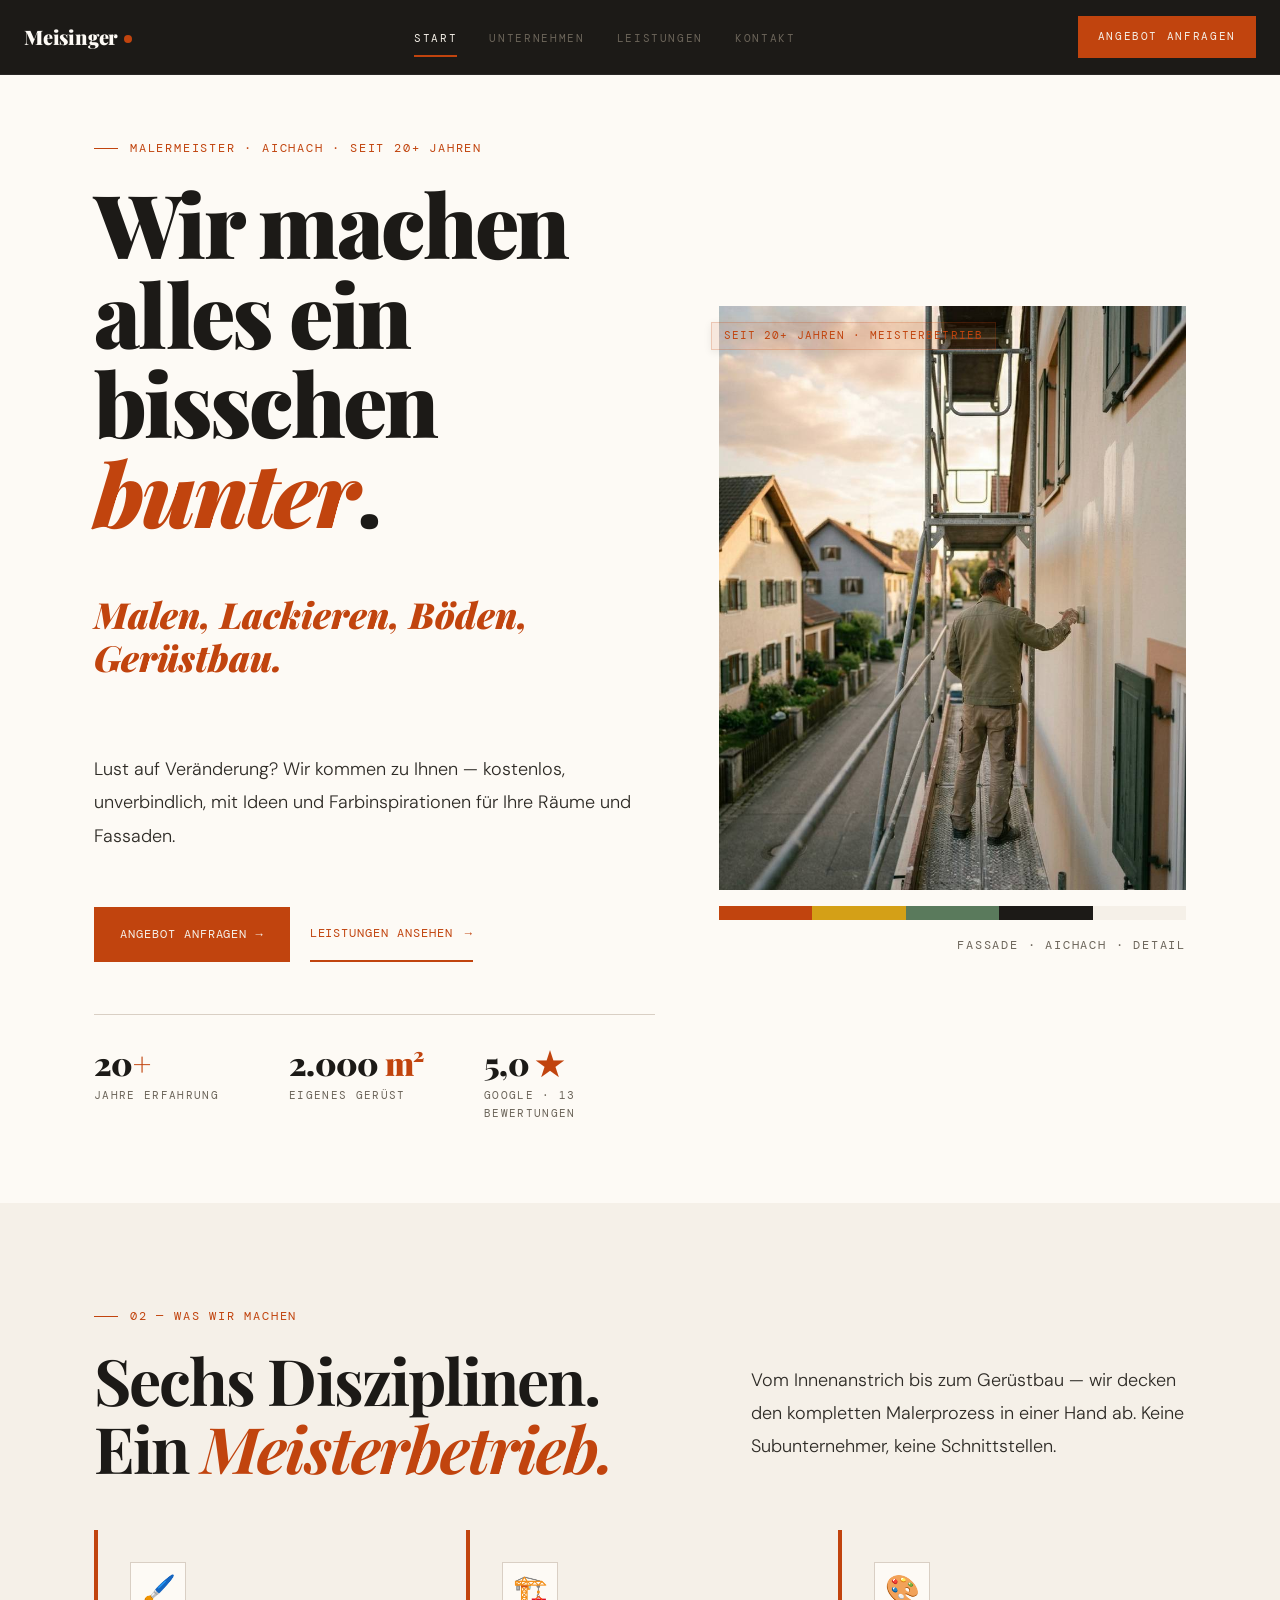
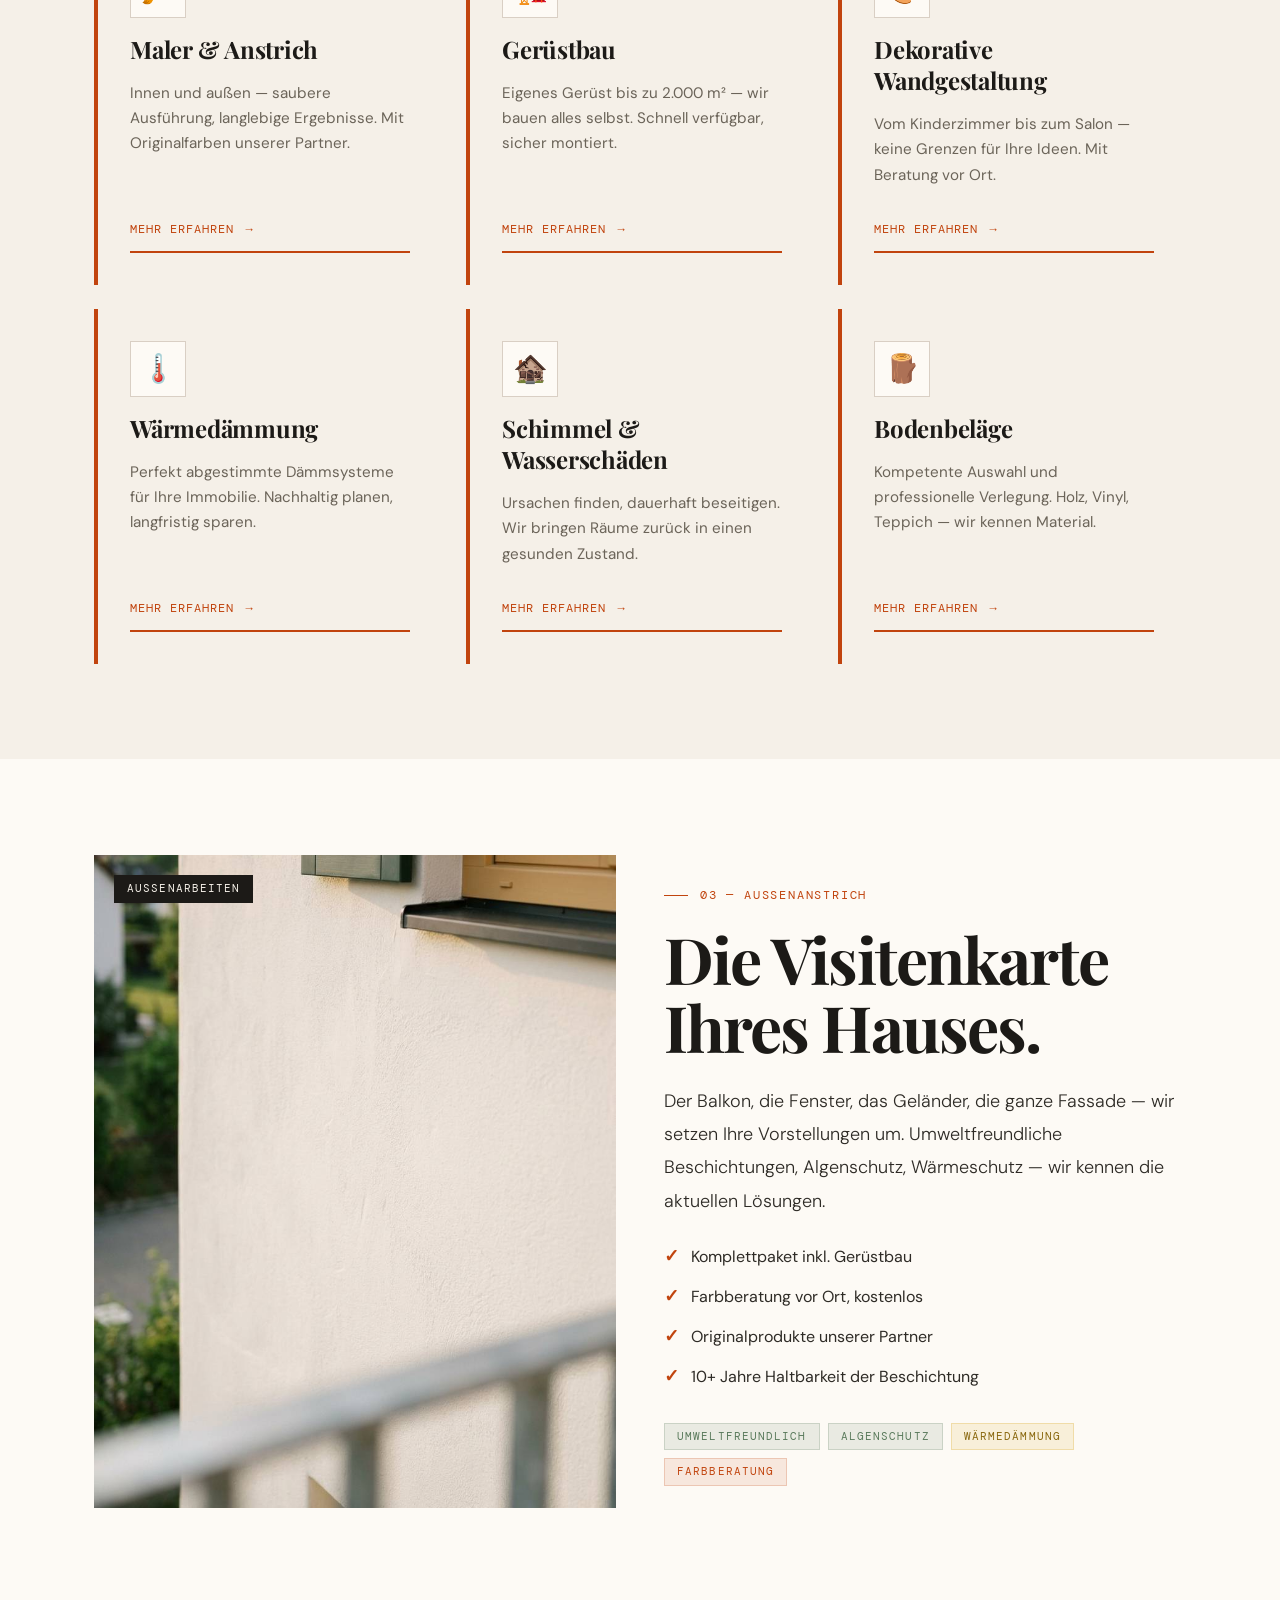
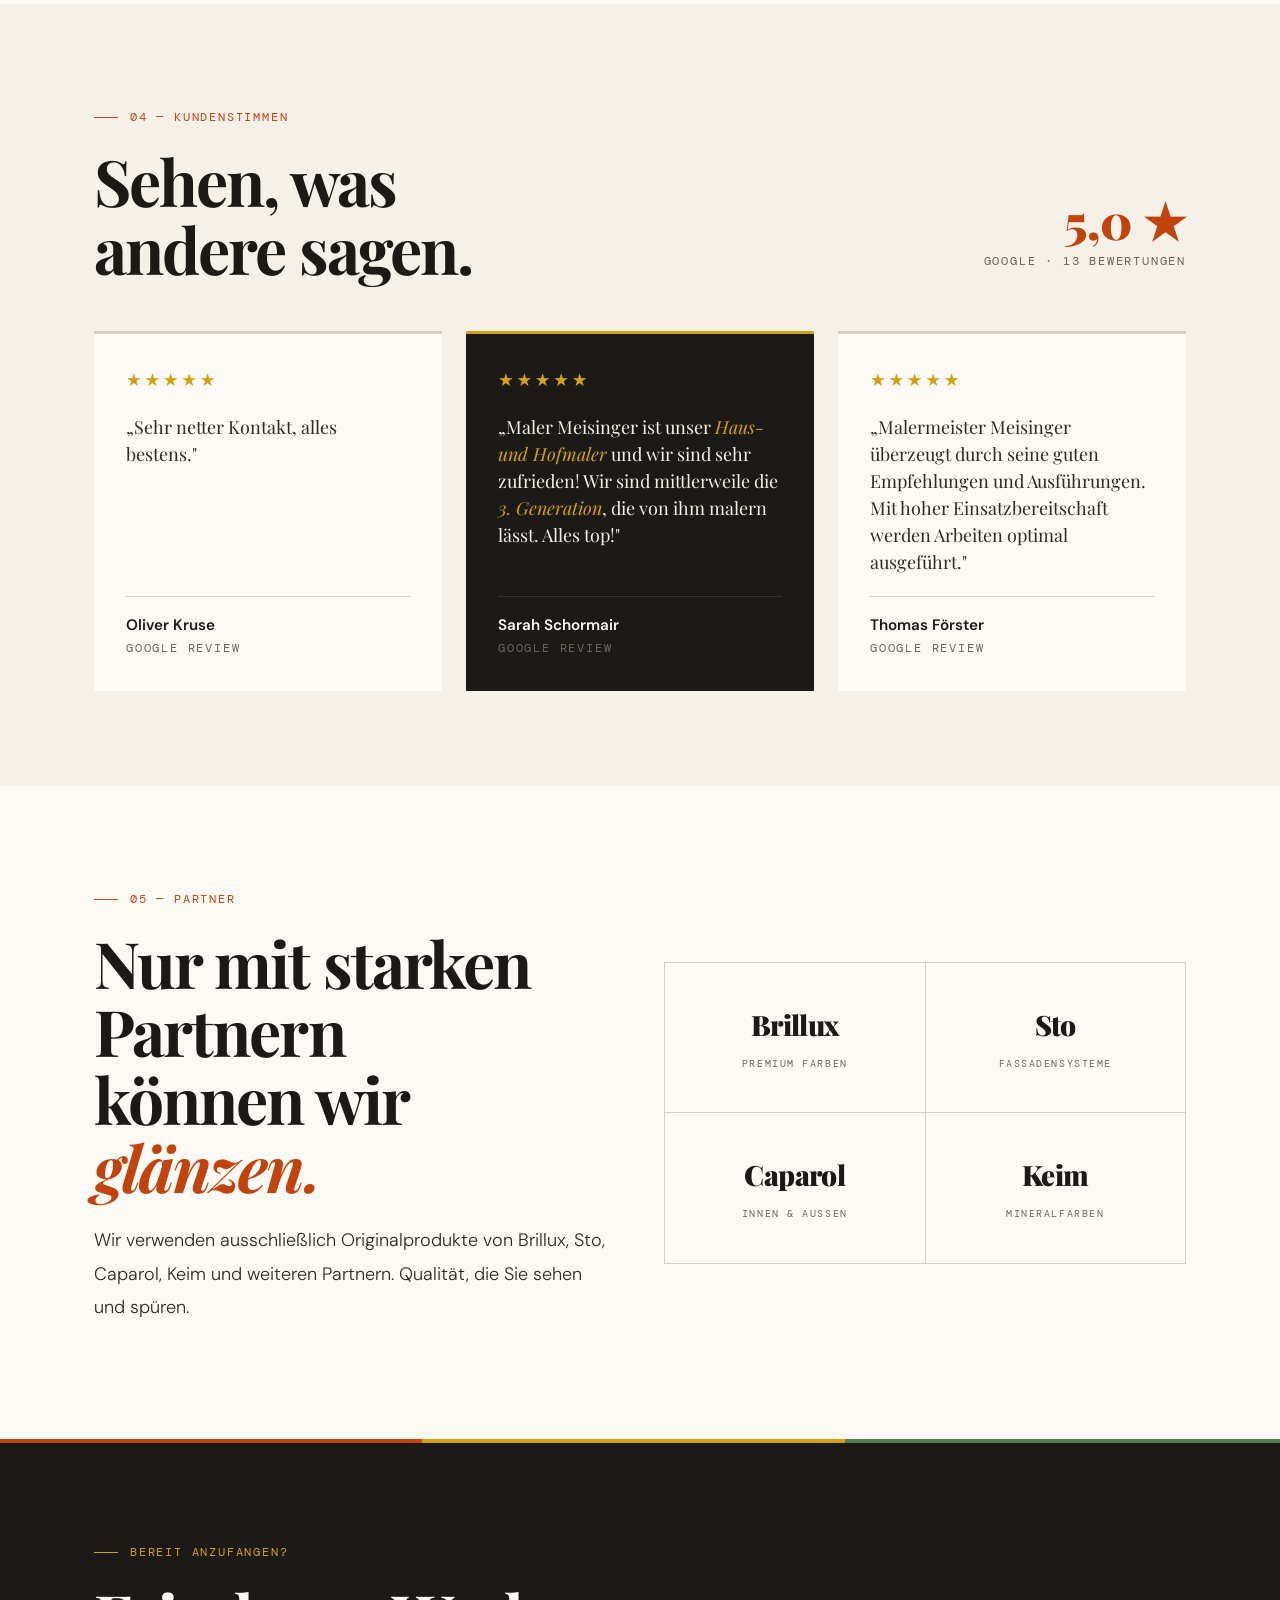
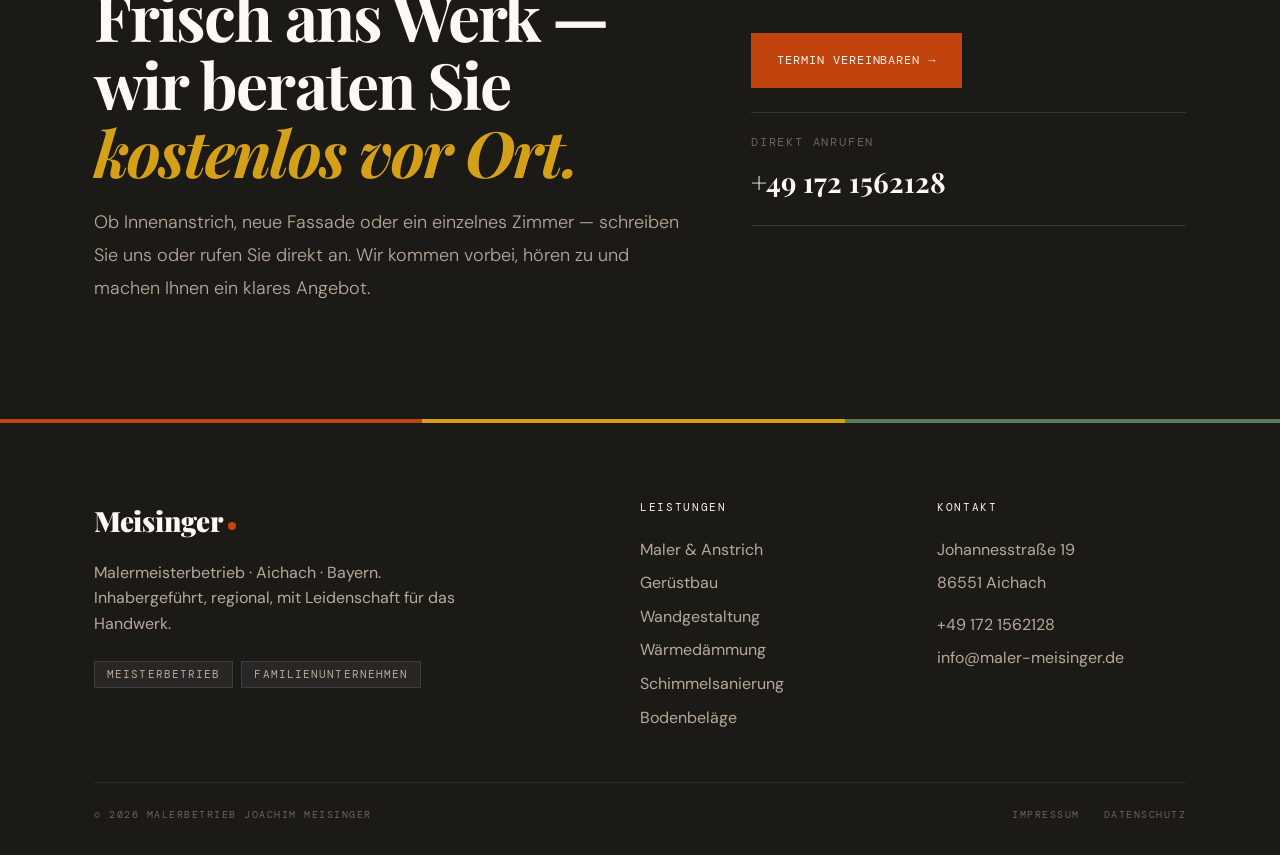
<file: index.html>
<!DOCTYPE html>
<html lang="de">
<head>
<meta charset="UTF-8" />
<meta name="viewport" content="width=device-width, initial-scale=1.0" />
<title>Malerbetrieb Meisinger — Ihr Malermeister in Aichach</title>
<meta name="description" content="Maler & Anstrich, Gerüstbau, Wärmedämmung und mehr. Meisterbetrieb mit 5,0 Google-Bewertung. Kostenlose Beratung vor Ort in Aichach und Umgebung." />
<meta name="keywords" content="Maler Aichach, Malermeister Aichach, Gerüstbau Aichach, Fassade streichen, Malerbetrieb Meisinger" />
<link rel="preconnect" href="https://fonts.googleapis.com" />
<link rel="preconnect" href="https://fonts.gstatic.com" crossorigin />
<link href="https://fonts.googleapis.com/css2?family=Playfair+Display:ital,wght@0,400;0,700;0,900;1,400;1,700;1,900&family=DM+Sans:wght@300;400;500;600&family=DM+Mono:wght@400;500&display=swap" rel="stylesheet" />
<link rel="stylesheet" href="assets/styles.css" />
</head>
<body>

<!-- ============================================================
     NAVIGATION
     ============================================================ -->
<nav class="nav" data-screen-label="Nav">
  <div class="nav-inner">
    <a href="index.html" class="nav-logo" aria-label="Malerbetrieb Meisinger Startseite">Meisinger<span class="dot" aria-hidden="true"></span></a>
    <ul class="nav-links">
      <li><a href="index.html" class="active">Start</a></li>
      <li><a href="unternehmen.html">Unternehmen</a></li>
      <li><a href="leistungen.html">Leistungen</a></li>
      <li><a href="kontakt.html">Kontakt</a></li>
    </ul>
    <a href="kontakt.html" class="nav-cta">Angebot anfragen</a>
    <button class="nav-toggle" aria-label="Menü öffnen">
      <svg viewBox="0 0 24 24" fill="none" stroke="currentColor" stroke-width="2"><path d="M3 6h18M3 12h18M3 18h18"/></svg>
    </button>
  </div>
</nav>

<main>

<!-- ============================================================
     HERO
     ============================================================ -->
<section class="hero" data-screen-label="01 Hero">
  <div class="container">
    <div class="hero-layout hero-stagger">
      <div class="eyebrow"><span>Malermeister · Aichach · Seit 20+ Jahren</span></div>
      <h1 class="display-1">
        Wir machen alles ein bisschen <em class="text-rust" style="font-style:italic">bunter</em>.
      </h1>
      <p class="italic-accent">Malen, Lackieren, Böden, Gerüstbau.</p>
      <p class="body-large hero-lead">
        Lust auf Veränderung? Wir kommen zu Ihnen — kostenlos, unverbindlich, mit Ideen und
        Farbinspirationen für Ihre Räume und Fassaden.
      </p>
      <div class="hero-ctas">
        <a href="kontakt.html" class="btn btn-primary">Angebot anfragen <span class="arrow">→</span></a>
        <a href="leistungen.html" class="btn btn-ghost">Leistungen ansehen <span class="arrow">→</span></a>
      </div>
      <div class="hero-stats">
        <div class="hero-stat">
          <span class="hero-stat-value">20<span class="text-rust">+</span></span>
          <span class="hero-stat-label">Jahre Erfahrung</span>
        </div>
        <div class="hero-stat">
          <span class="hero-stat-value">2.000<span class="text-rust"> m²</span></span>
          <span class="hero-stat-label">Eigenes Gerüst</span>
        </div>
        <div class="hero-stat">
          <span class="hero-stat-value">5,0<span class="text-rust"> ★</span></span>
          <span class="hero-stat-label">Google · 13 Bewertungen</span>
        </div>
      </div>
    </div>

    <!-- Right side: editorial visual block -->
    <aside class="hero-visual">
      <div class="hero-tag tag tag-rust">Seit 20+ Jahren · Meisterbetrieb</div>
      <div class="hero-image">
        <img src="assets/hero-fassade.jpg" alt="Malermeister Meisinger bei der Fassadenarbeit in Aichach" />
      </div>
      <div class="hero-color-strip" aria-hidden="true">
        <span style="background:var(--color-accent-rust)"></span>
        <span style="background:var(--color-accent-gold)"></span>
        <span style="background:var(--color-accent-sage)"></span>
        <span style="background:var(--color-charcoal)"></span>
        <span style="background:var(--color-cream)"></span>
      </div>
      <div class="hero-caption caption">Fassade · Aichach · Detail</div>
    </aside>
  </div>
</section>

<style>
  .hero { padding: var(--space-16) 0 var(--space-20); background: var(--color-warm-white); }
  .hero .container {
    display: grid;
    grid-template-columns: 1.2fr 1fr;
    gap: var(--space-16);
    align-items: center;
  }
  .hero-layout { display: flex; flex-direction: column; gap: var(--space-5); }
  .hero-layout .eyebrow { margin-bottom: 0; }
  .hero-lead { max-width: 50ch; }
  .hero-ctas { display: flex; gap: var(--space-5); flex-wrap: wrap; margin-top: var(--space-4); }
  .hero-stats {
    display: grid;
    grid-template-columns: repeat(3, 1fr);
    gap: var(--space-6);
    margin-top: var(--space-8);
    padding-top: var(--space-8);
    border-top: 1px solid var(--color-sand-light);
  }
  .hero-stat { display: flex; flex-direction: column; gap: var(--space-2); }
  .hero-stat-value {
    font-family: "Playfair Display", serif;
    font-weight: 900;
    font-size: 2rem;
    line-height: 1;
    color: var(--color-charcoal);
    letter-spacing: -0.02em;
  }
  .hero-stat-label {
    font-family: "DM Mono", monospace;
    font-size: 0.7rem;
    text-transform: uppercase;
    letter-spacing: 0.12em;
    color: var(--color-stone);
  }
  .hero-visual {
    position: relative;
    display: flex;
    flex-direction: column;
    gap: var(--space-4);
  }
  .hero-tag {
    position: absolute;
    top: 16px;
    left: -8px;
    z-index: 2;
    box-shadow: var(--shadow-sm);
  }
  .hero-image {
    aspect-ratio: 4/5;
    overflow: hidden;
    position: relative;
    background: var(--color-charcoal);
  }
  .hero-image img {
    width: 100%;
    height: 100%;
    object-fit: cover;
    display: block;
  }
  .hero-color-strip {
    display: flex;
    height: 14px;
    width: 100%;
  }
  .hero-color-strip span { flex: 1; }
  .hero-caption { text-align: right; }
  @media (max-width: 980px) {
    .hero .container { grid-template-columns: 1fr; }
    .hero-image { aspect-ratio: 4/3; }
  }
  @media (max-width: 600px) {
    .hero-stats { grid-template-columns: 1fr; gap: var(--space-4); }
  }
</style>

<!-- ============================================================
     LEISTUNGEN TEASER
     ============================================================ -->
<section class="bg-cream" data-screen-label="02 Leistungen">
  <div class="container">
    <header class="section-header reveal">
      <div>
        <div class="eyebrow"><span>02 — Was wir machen</span></div>
        <h2 class="display-2">Sechs Disziplinen.<br/>Ein <em class="text-rust" style="font-style:italic">Meisterbetrieb.</em></h2>
      </div>
      <p class="body-large section-intro">
        Vom Innenanstrich bis zum Gerüstbau — wir decken den kompletten Malerprozess
        in einer Hand ab. Keine Subunternehmer, keine Schnittstellen.
      </p>
    </header>

    <div class="grid grid-3" style="margin-top: var(--space-12)">
      <article class="service-card reveal">
        <div class="icon">🖌️</div>
        <h3>Maler &amp; Anstrich</h3>
        <p>Innen und außen — saubere Ausführung, langlebige Ergebnisse. Mit Originalfarben unserer Partner.</p>
        <a href="leistungen.html#anstrich" class="btn btn-ghost" style="margin-top:auto;padding-top:var(--space-4)">Mehr erfahren <span class="arrow">→</span></a>
      </article>
      <article class="service-card reveal">
        <div class="icon">🏗️</div>
        <h3>Gerüstbau</h3>
        <p>Eigenes Gerüst bis zu 2.000 m² — wir bauen alles selbst. Schnell verfügbar, sicher montiert.</p>
        <a href="leistungen.html#geruest" class="btn btn-ghost" style="margin-top:auto;padding-top:var(--space-4)">Mehr erfahren <span class="arrow">→</span></a>
      </article>
      <article class="service-card reveal">
        <div class="icon">🎨</div>
        <h3>Dekorative Wandgestaltung</h3>
        <p>Vom Kinderzimmer bis zum Salon — keine Grenzen für Ihre Ideen. Mit Beratung vor Ort.</p>
        <a href="leistungen.html#dekor" class="btn btn-ghost" style="margin-top:auto;padding-top:var(--space-4)">Mehr erfahren <span class="arrow">→</span></a>
      </article>
      <article class="service-card reveal">
        <div class="icon">🌡️</div>
        <h3>Wärmedämmung</h3>
        <p>Perfekt abgestimmte Dämmsysteme für Ihre Immobilie. Nachhaltig planen, langfristig sparen.</p>
        <a href="leistungen.html#daemmung" class="btn btn-ghost" style="margin-top:auto;padding-top:var(--space-4)">Mehr erfahren <span class="arrow">→</span></a>
      </article>
      <article class="service-card reveal">
        <div class="icon">🏚️</div>
        <h3>Schimmel &amp; Wasserschäden</h3>
        <p>Ursachen finden, dauerhaft beseitigen. Wir bringen Räume zurück in einen gesunden Zustand.</p>
        <a href="leistungen.html#schimmel" class="btn btn-ghost" style="margin-top:auto;padding-top:var(--space-4)">Mehr erfahren <span class="arrow">→</span></a>
      </article>
      <article class="service-card reveal">
        <div class="icon">🪵</div>
        <h3>Bodenbeläge</h3>
        <p>Kompetente Auswahl und professionelle Verlegung. Holz, Vinyl, Teppich — wir kennen Material.</p>
        <a href="leistungen.html#boden" class="btn btn-ghost" style="margin-top:auto;padding-top:var(--space-4)">Mehr erfahren <span class="arrow">→</span></a>
      </article>
    </div>
  </div>
</section>

<style>
  .section-header {
    display: grid;
    grid-template-columns: 1.4fr 1fr;
    gap: var(--space-12);
    align-items: end;
  }
  .section-intro { max-width: 44ch; }
  @media (max-width: 860px) {
    .section-header { grid-template-columns: 1fr; align-items: start; }
  }
</style>

<!-- ============================================================
     FASSADEN SPLIT
     ============================================================ -->
<section data-screen-label="03 Fassaden">
  <div class="container">
    <div class="split">
      <div class="reveal">
        <div class="fassade-image-wrap">
          <div class="fassade-image">
            <img src="assets/aussenanstrich-detail.jpg" alt="Detailaufnahme einer frisch gestrichenen Fassade mit Fensterläden in Aichach" />
          </div>
          <div class="fassade-image-tag tag tag-dark">Außenarbeiten</div>
        </div>
      </div>
      <div class="reveal">
        <div class="eyebrow"><span>03 — Außenanstrich</span></div>
        <h2 class="display-2 mb-0">Die Visitenkarte<br/>Ihres Hauses.</h2>
        <p class="body-large" style="margin-top: var(--space-6); max-width: 50ch">
          Der Balkon, die Fenster, das Geländer, die ganze Fassade — wir setzen Ihre
          Vorstellungen um. Umweltfreundliche Beschichtungen, Algenschutz, Wärmeschutz —
          wir kennen die aktuellen Lösungen.
        </p>
        <ul class="check-list" style="margin-top: var(--space-6)">
          <li><span class="check-mark">✓</span>Komplettpaket inkl. Gerüstbau</li>
          <li><span class="check-mark">✓</span>Farbberatung vor Ort, kostenlos</li>
          <li><span class="check-mark">✓</span>Originalprodukte unserer Partner</li>
          <li><span class="check-mark">✓</span>10+ Jahre Haltbarkeit der Beschichtung</li>
        </ul>
        <div style="display:flex; flex-wrap:wrap; gap:var(--space-2); margin-top: var(--space-8)">
          <span class="tag tag-sage">Umweltfreundlich</span>
          <span class="tag tag-sage">Algenschutz</span>
          <span class="tag tag-gold">Wärmedämmung</span>
          <span class="tag tag-rust">Farbberatung</span>
        </div>
      </div>
    </div>
  </div>
</section>

<style>
  .fassade-image-wrap { position: relative; }
  .fassade-image {
    aspect-ratio: 4/5;
    overflow: hidden;
    background: var(--color-cream);
  }
  .fassade-image img {
    width: 100%;
    height: 100%;
    object-fit: cover;
    display: block;
  }
  .fassade-image-tag {
    position: absolute;
    top: 20px;
    left: 20px;
  }
  .check-list { display: flex; flex-direction: column; gap: var(--space-3); }
  .check-list li {
    display: flex;
    align-items: baseline;
    gap: var(--space-3);
    font-family: "DM Sans", sans-serif;
    font-size: 1rem;
    color: var(--color-ink);
  }
  .check-mark {
    color: var(--color-accent-rust);
    font-weight: 700;
    font-size: 1.1rem;
    flex-shrink: 0;
  }
</style>

<!-- ============================================================
     KUNDENSTIMMEN
     ============================================================ -->
<section class="bg-cream" data-screen-label="04 Stimmen">
  <div class="container">
    <header class="section-header reveal" style="grid-template-columns: 1fr 1fr">
      <div>
        <div class="eyebrow"><span>04 — Kundenstimmen</span></div>
        <h2 class="display-2">Sehen, was<br/>andere sagen.</h2>
      </div>
      <div style="text-align: right">
        <div style="font-family: 'Playfair Display', serif; font-weight: 900; font-size: 3rem; color: var(--color-accent-rust); line-height: 1">5,0 ★</div>
        <p class="caption" style="margin-top: var(--space-2)">Google · 13 Bewertungen</p>
      </div>
    </header>

    <div class="grid grid-3" style="margin-top: var(--space-12)">
      <article class="review-card reveal">
        <div class="stars">★★★★★</div>
        <blockquote>
          „Sehr netter Kontakt, alles bestens."
        </blockquote>
        <footer>
          <strong>Oliver Kruse</strong>
          <span class="caption">Google Review</span>
        </footer>
      </article>

      <article class="review-card reveal review-featured">
        <div class="stars">★★★★★</div>
        <blockquote>
          „Maler Meisinger ist unser <em>Haus- und Hofmaler</em> und wir sind sehr zufrieden!
          Wir sind mittlerweile die <em>3. Generation</em>, die von ihm malern lässt. Alles top!"
        </blockquote>
        <footer>
          <strong>Sarah Schormair</strong>
          <span class="caption">Google Review</span>
        </footer>
      </article>

      <article class="review-card reveal">
        <div class="stars">★★★★★</div>
        <blockquote>
          „Malermeister Meisinger überzeugt durch seine guten Empfehlungen und Ausführungen.
          Mit hoher Einsatzbereitschaft werden Arbeiten optimal ausgeführt."
        </blockquote>
        <footer>
          <strong>Thomas Förster</strong>
          <span class="caption">Google Review</span>
        </footer>
      </article>
    </div>
  </div>
</section>

<style>
  .review-card {
    background: var(--color-warm-white);
    padding: var(--space-8);
    border-top: 3px solid var(--color-sand-light);
    display: flex;
    flex-direction: column;
    gap: var(--space-5);
    height: 100%;
  }
  .review-card.review-featured {
    background: var(--color-charcoal);
    color: var(--color-cream);
    border-top: 3px solid var(--color-accent-gold);
  }
  .review-card .stars {
    color: var(--color-accent-gold);
    letter-spacing: 0.15em;
    font-size: 1.1rem;
  }
  .review-card blockquote {
    margin: 0;
    font-family: "Playfair Display", serif;
    font-size: 1.125rem;
    line-height: 1.5;
    color: var(--color-ink);
    flex-grow: 1;
  }
  .review-card.review-featured blockquote { color: var(--color-cream); }
  .review-card em { color: var(--color-accent-rust); font-style: italic; }
  .review-card.review-featured em { color: var(--color-accent-gold); }
  .review-card footer {
    display: flex;
    flex-direction: column;
    gap: 2px;
    padding-top: var(--space-4);
    border-top: 1px solid var(--color-sand-light);
  }
  .review-card.review-featured footer { border-top-color: rgba(255,255,255,0.1); }
  .review-card strong {
    font-family: "DM Sans", sans-serif;
    font-weight: 600;
    color: var(--color-charcoal);
    font-size: 0.95rem;
  }
  .review-card.review-featured strong { color: var(--color-warm-white); }
</style>

<!-- ============================================================
     PARTNER
     ============================================================ -->
<section data-screen-label="05 Partner">
  <div class="container">
    <div class="split">
      <div class="reveal">
        <div class="eyebrow"><span>05 — Partner</span></div>
        <h2 class="display-2 mb-0">Nur mit starken Partnern<br/>können wir <em class="text-rust" style="font-style:italic">glänzen.</em></h2>
        <p class="body-large" style="margin-top: var(--space-6); max-width: 50ch">
          Wir verwenden ausschließlich Originalprodukte von Brillux, Sto, Caparol, Keim und
          weiteren Partnern. Qualität, die Sie sehen und spüren.
        </p>
      </div>

      <div class="reveal partner-grid">
        <div class="partner-logo"><span>Brillux</span><em>Premium Farben</em></div>
        <div class="partner-logo"><span>Sto</span><em>Fassadensysteme</em></div>
        <div class="partner-logo"><span>Caparol</span><em>Innen &amp; Außen</em></div>
        <div class="partner-logo"><span>Keim</span><em>Mineralfarben</em></div>
      </div>
    </div>
  </div>
</section>

<style>
  .partner-grid {
    display: grid;
    grid-template-columns: repeat(2, 1fr);
    gap: 1px;
    background: var(--color-sand-light);
    border: 1px solid var(--color-sand-light);
  }
  .partner-logo {
    background: var(--color-warm-white);
    padding: var(--space-10) var(--space-6);
    display: flex;
    flex-direction: column;
    align-items: center;
    justify-content: center;
    gap: var(--space-2);
    text-align: center;
    transition: all var(--duration-normal) var(--ease-out);
  }
  .partner-logo:hover { background: var(--color-cream); }
  .partner-logo span {
    font-family: "Playfair Display", serif;
    font-weight: 900;
    font-size: 1.75rem;
    color: var(--color-charcoal);
    letter-spacing: -0.02em;
  }
  .partner-logo em {
    font-family: "DM Mono", monospace;
    font-size: 0.65rem;
    letter-spacing: 0.15em;
    text-transform: uppercase;
    color: var(--color-stone);
    font-style: normal;
  }
</style>

<!-- ============================================================
     CTA BANNER (DARK)
     ============================================================ -->
<section class="bg-charcoal cta-banner" data-screen-label="06 CTA">
  <div class="gradient-rule" style="position:absolute; top:0; left:0; right:0"></div>
  <div class="container">
    <div class="cta-inner reveal">
      <div>
        <div class="eyebrow on-dark"><span>Bereit anzufangen?</span></div>
        <h2 class="display-2" style="color: var(--color-warm-white)">
          Frisch ans Werk — wir beraten Sie<br/><em class="text-gold" style="font-style:italic">kostenlos vor Ort.</em>
        </h2>
        <p class="body-large" style="color: var(--color-sand); max-width: 50ch; margin-top: var(--space-5)">
          Ob Innenanstrich, neue Fassade oder ein einzelnes Zimmer — schreiben Sie uns
          oder rufen Sie direkt an. Wir kommen vorbei, hören zu und machen Ihnen ein klares Angebot.
        </p>
      </div>
      <div class="cta-actions">
        <a href="kontakt.html" class="btn btn-primary">Termin vereinbaren <span class="arrow">→</span></a>
        <a href="tel:+491721562128" class="cta-phone">
          <span class="caption">Direkt anrufen</span>
          <strong>+49 172 1562128</strong>
        </a>
      </div>
    </div>
  </div>
</section>

<style>
  .cta-banner { position: relative; padding: var(--space-24) 0; }
  .cta-inner {
    display: grid;
    grid-template-columns: 1.4fr 1fr;
    gap: var(--space-12);
    align-items: center;
  }
  .cta-actions { display: flex; flex-direction: column; gap: var(--space-6); align-items: flex-start; }
  .cta-phone {
    display: flex;
    flex-direction: column;
    gap: var(--space-2);
    color: var(--color-cream);
    padding: var(--space-5) 0;
    border-top: 1px solid rgba(255,255,255,0.12);
    border-bottom: 1px solid rgba(255,255,255,0.12);
    width: 100%;
  }
  .cta-phone strong {
    font-family: "Playfair Display", serif;
    font-weight: 700;
    font-size: 1.75rem;
    color: var(--color-warm-white);
    transition: color var(--duration-normal) var(--ease-out);
  }
  .cta-phone:hover strong { color: var(--color-accent-gold); }
  @media (max-width: 860px) {
    .cta-inner { grid-template-columns: 1fr; }
  }
</style>

</main>

<!-- ============================================================
     FOOTER
     ============================================================ -->
<footer class="footer" data-screen-label="Footer">
  <div class="container">
    <div class="footer-grid">
      <div class="footer-brand">
        <a href="index.html" class="nav-logo" style="font-size: 1.75rem">Meisinger<span class="dot" aria-hidden="true"></span></a>
        <p>Malermeisterbetrieb · Aichach · Bayern. Inhabergeführt, regional, mit Leidenschaft für das Handwerk.</p>
        <div style="display:flex; gap: var(--space-2); margin-top: var(--space-6)">
          <span class="tag tag-dark" style="background:rgba(255,255,255,0.06); color:var(--color-sand); border:1px solid rgba(255,255,255,0.1)">Meisterbetrieb</span>
          <span class="tag tag-dark" style="background:rgba(255,255,255,0.06); color:var(--color-sand); border:1px solid rgba(255,255,255,0.1)">Familienunternehmen</span>
        </div>
      </div>
      <div>
        <h4>Leistungen</h4>
        <ul>
          <li><a href="leistungen.html#anstrich">Maler &amp; Anstrich</a></li>
          <li><a href="leistungen.html#geruest">Gerüstbau</a></li>
          <li><a href="leistungen.html#dekor">Wandgestaltung</a></li>
          <li><a href="leistungen.html#daemmung">Wärmedämmung</a></li>
          <li><a href="leistungen.html#schimmel">Schimmelsanierung</a></li>
          <li><a href="leistungen.html#boden">Bodenbeläge</a></li>
        </ul>
      </div>
      <div>
        <h4>Kontakt</h4>
        <ul>
          <li>Johannesstraße 19</li>
          <li>86551 Aichach</li>
          <li style="padding-top: var(--space-3)"><a href="tel:+491721562128">+49 172 1562128</a></li>
          <li><a href="mailto:info@maler-meisinger.de">info@maler-meisinger.de</a></li>
        </ul>
      </div>
    </div>
    <div class="footer-bottom">
      <span>© <span id="current-year">2025</span> Malerbetrieb Joachim Meisinger</span>
      <span style="display:flex; gap: var(--space-6)">
        <a href="kontakt.html#impressum">Impressum</a>
        <a href="kontakt.html#datenschutz">Datenschutz</a>
      </span>
    </div>
  </div>
</footer>

<script src="assets/site.js"></script>
</body>
</html>
</file>
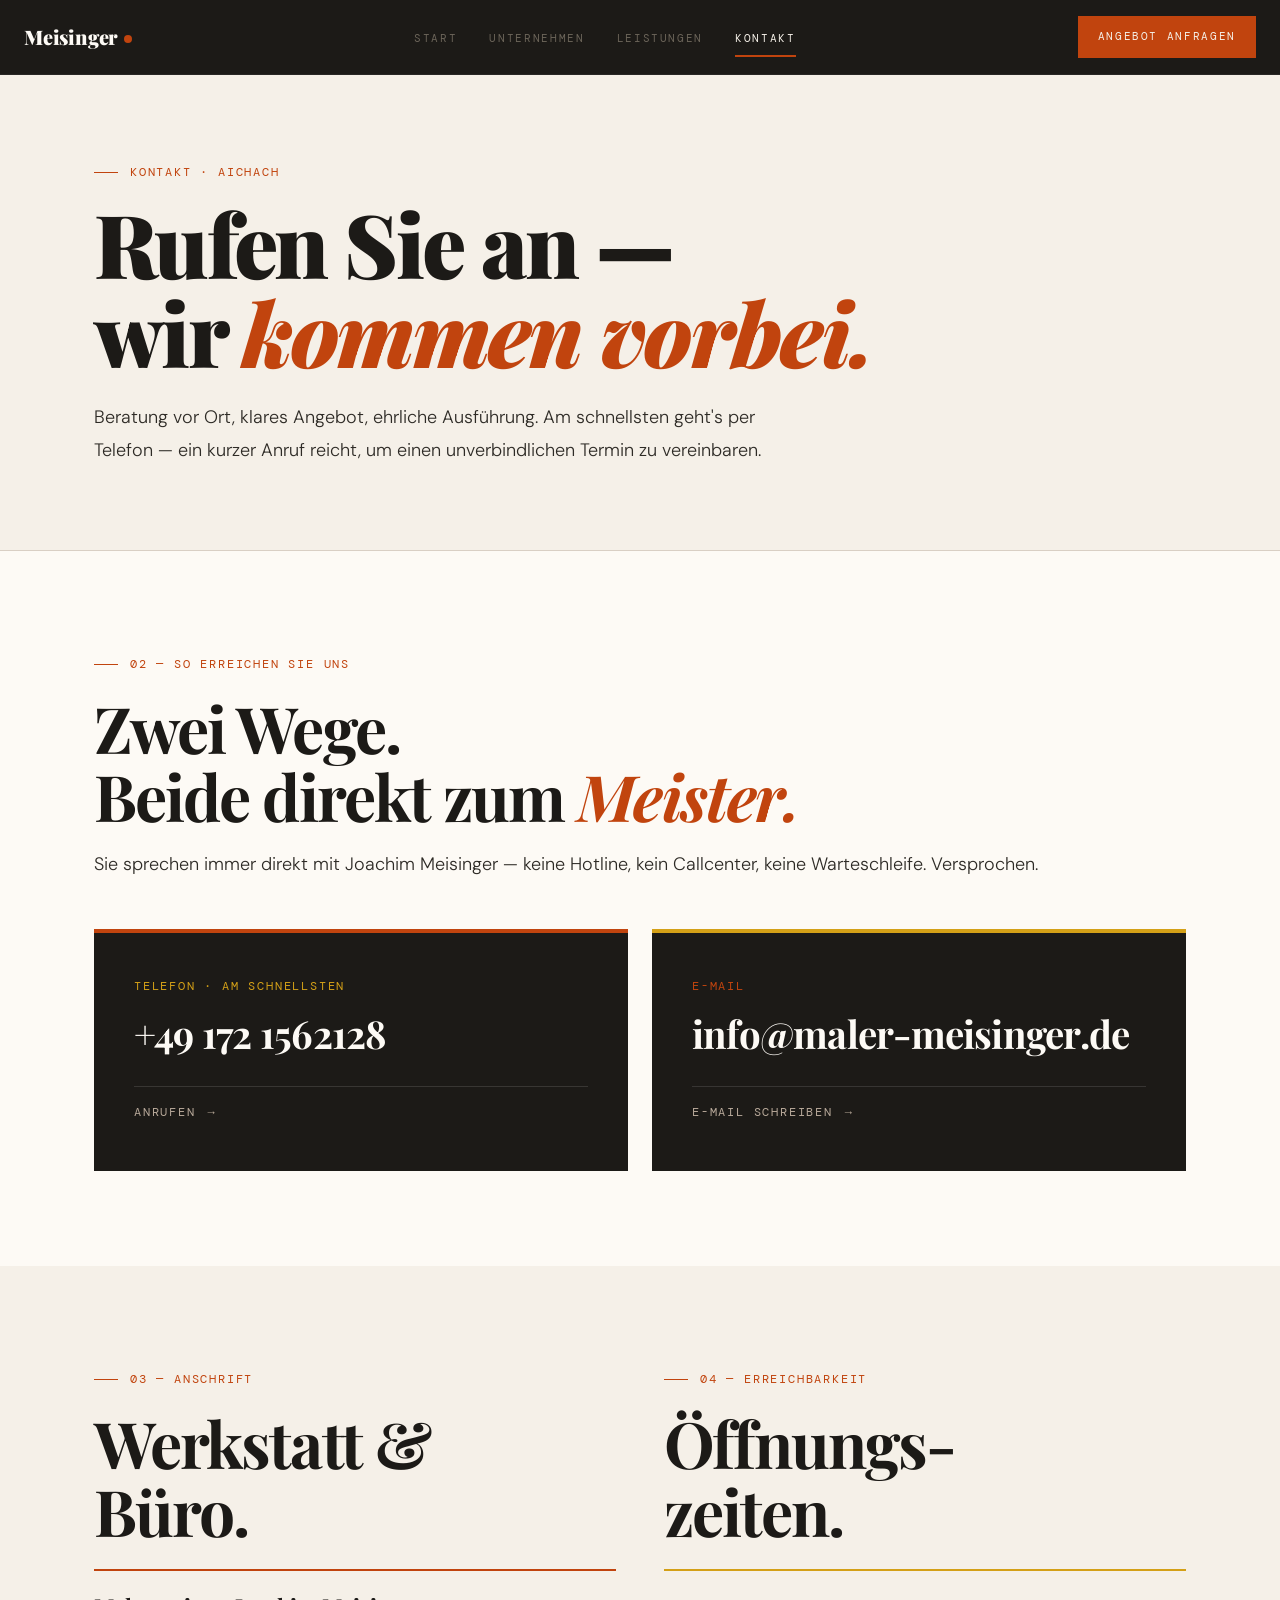
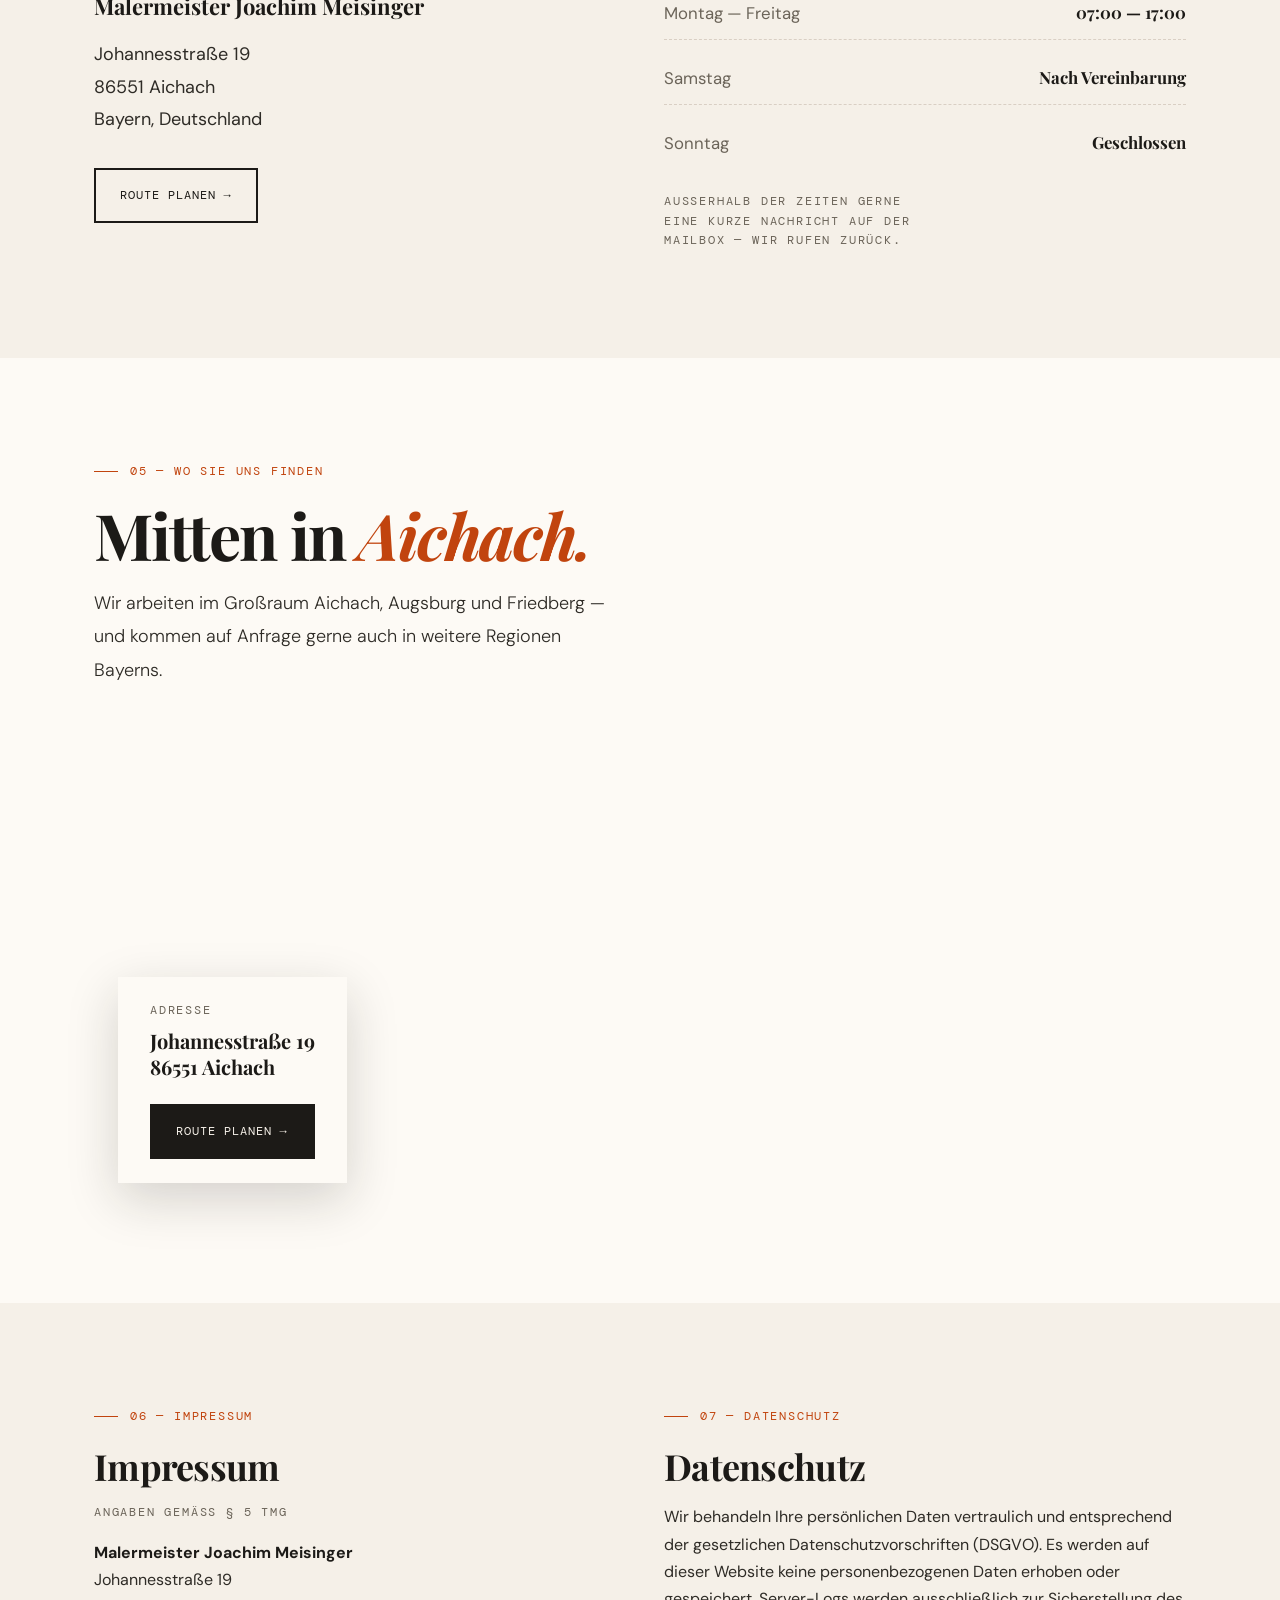
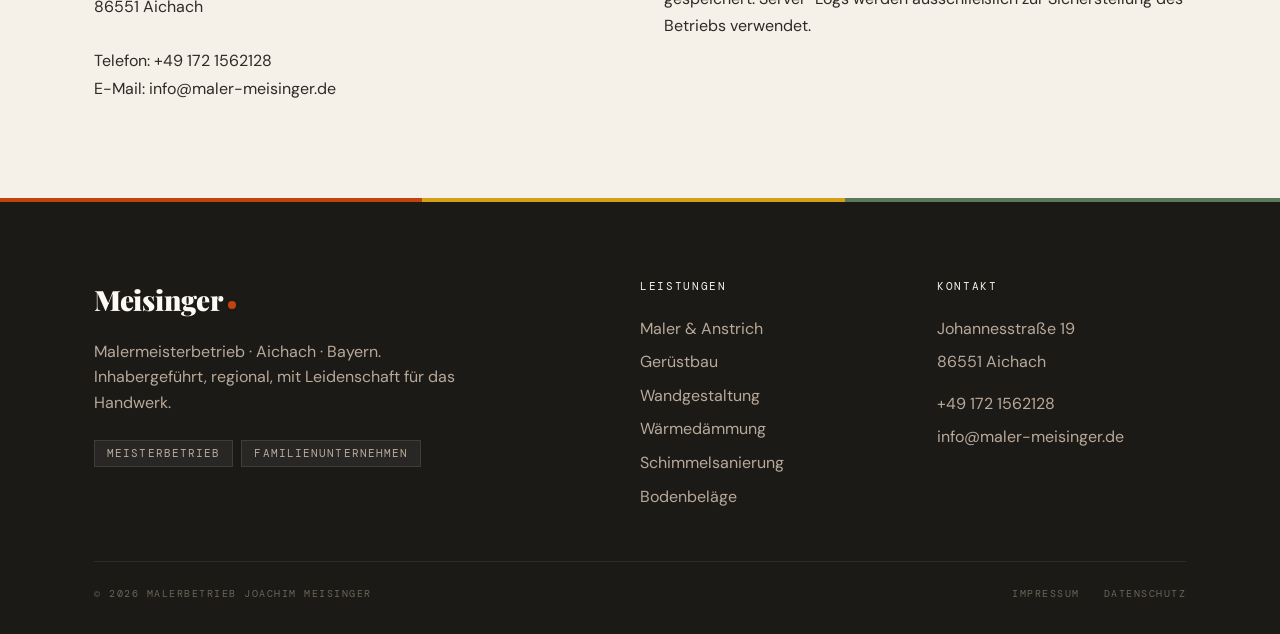
<file: kontakt.html>
<!DOCTYPE html>
<html lang="de">
<head>
<meta charset="UTF-8" />
<meta name="viewport" content="width=device-width, initial-scale=1.0" />
<title>Kontakt — Malerbetrieb Meisinger Aichach</title>
<meta name="description" content="Schreiben Sie uns oder rufen Sie an. Kostenlose Beratung vor Ort in Aichach und Umgebung. Johannesstraße 19, 86551 Aichach." />
<link rel="preconnect" href="https://fonts.googleapis.com" />
<link rel="preconnect" href="https://fonts.gstatic.com" crossorigin />
<link href="https://fonts.googleapis.com/css2?family=Playfair+Display:ital,wght@0,400;0,700;0,900;1,400;1,700;1,900&family=DM+Sans:wght@300;400;500;600&family=DM+Mono:wght@400;500&display=swap" rel="stylesheet" />
<link rel="stylesheet" href="assets/styles.css" />
</head>
<body>

<nav class="nav" data-screen-label="Nav">
  <div class="nav-inner">
    <a href="index.html" class="nav-logo" aria-label="Malerbetrieb Meisinger Startseite">Meisinger<span class="dot" aria-hidden="true"></span></a>
    <ul class="nav-links">
      <li><a href="index.html">Start</a></li>
      <li><a href="unternehmen.html">Unternehmen</a></li>
      <li><a href="leistungen.html">Leistungen</a></li>
      <li><a href="kontakt.html" class="active">Kontakt</a></li>
    </ul>
    <a href="kontakt.html" class="nav-cta">Angebot anfragen</a>
    <button class="nav-toggle" aria-label="Menü öffnen">
      <svg viewBox="0 0 24 24" fill="none" stroke="currentColor" stroke-width="2"><path d="M3 6h18M3 12h18M3 18h18"/></svg>
    </button>
  </div>
</nav>

<main>

<!-- ============================================================
     PAGE HERO
     ============================================================ -->
<section class="page-hero" data-screen-label="01 Intro">
  <div class="container hero-stagger">
    <div class="eyebrow"><span>Kontakt · Aichach</span></div>
    <h1 class="display-1">Rufen Sie an —<br/>wir <em class="text-rust" style="font-style:italic">kommen vorbei.</em></h1>
    <p class="body-large lead">
      Beratung vor Ort, klares Angebot, ehrliche Ausführung. Am schnellsten geht's per Telefon —
      ein kurzer Anruf reicht, um einen unverbindlichen Termin zu vereinbaren.
    </p>
  </div>
</section>

<!-- ============================================================
     PRIMÄRE KONTAKTWEGE — TELEFON & MAIL
     ============================================================ -->
<section data-screen-label="02 Kontakt">
  <div class="container">
    <div class="section-header reveal" style="margin-bottom: var(--space-12)">
      <div>
        <div class="eyebrow"><span>02 — So erreichen Sie uns</span></div>
        <h2 class="display-2">Zwei Wege.<br/>Beide direkt zum <em class="text-rust" style="font-style:italic">Meister.</em></h2>
      </div>
      <p class="body-large section-intro">
        Sie sprechen immer direkt mit Joachim Meisinger — keine Hotline, kein Callcenter,
        keine Warteschleife. Versprochen.
      </p>
    </div>

    <div class="contact-primary reveal">
      <a href="tel:+491721562128" class="contact-tile contact-tile-phone">
        <span class="caption tile-eyebrow">Telefon · am schnellsten</span>
        <strong class="tile-value">+49 172 1562128</strong>
        <span class="tile-hint">Anrufen <span class="arrow">→</span></span>
      </a>
      <a href="mailto:info@maler-meisinger.de" class="contact-tile contact-tile-mail">
        <span class="caption tile-eyebrow">E-Mail</span>
        <strong class="tile-value">info@maler-meisinger.de</strong>
        <span class="tile-hint">E-Mail schreiben <span class="arrow">→</span></span>
      </a>
    </div>
  </div>
</section>

<!-- ============================================================
     ANSCHRIFT & ÖFFNUNGSZEITEN
     ============================================================ -->
<section class="bg-cream" data-screen-label="03 Anschrift">
  <div class="container">
    <div class="address-grid">
      <div class="reveal address-block">
        <div class="eyebrow"><span>03 — Anschrift</span></div>
        <h2 class="display-2 mb-0" style="margin-bottom: var(--space-6)">Werkstatt &amp;<br/>Büro.</h2>
        <address>
          <strong>Malermeister Joachim Meisinger</strong>
          Johannesstraße 19<br/>
          86551 Aichach<br/>
          Bayern, Deutschland
        </address>
        <a href="https://www.openstreetmap.org/?mlat=48.458&amp;mlon=11.135#map=16/48.458/11.135" target="_blank" rel="noopener" class="btn btn-secondary" style="margin-top: var(--space-8)">Route planen <span class="arrow">→</span></a>
      </div>

      <div class="reveal hours-block">
        <div class="eyebrow"><span>04 — Erreichbarkeit</span></div>
        <h2 class="display-2 mb-0" style="margin-bottom: var(--space-6)">Öffnungs-<br/>zeiten.</h2>
        <ul class="hours-list">
          <li><span>Montag — Freitag</span><strong>07:00 — 17:00</strong></li>
          <li><span>Samstag</span><strong>Nach Vereinbarung</strong></li>
          <li><span>Sonntag</span><strong>Geschlossen</strong></li>
        </ul>
        <p class="caption hours-note">
          Außerhalb der Zeiten gerne eine kurze Nachricht auf der Mailbox — wir rufen zurück.
        </p>
      </div>
    </div>
  </div>
</section>

<style>
  .contact-primary {
    display: grid;
    grid-template-columns: 1fr 1fr;
    gap: var(--space-6);
  }
  @media (max-width: 860px) {
    .contact-primary { grid-template-columns: 1fr; }
  }
  .contact-tile {
    background: var(--color-charcoal);
    color: var(--color-cream);
    padding: var(--space-12) var(--space-10);
    display: flex;
    flex-direction: column;
    gap: var(--space-4);
    position: relative;
    transition: all var(--duration-normal) var(--ease-out);
    overflow: hidden;
  }
  .contact-tile::before {
    content: "";
    position: absolute;
    top: 0; left: 0; right: 0;
    height: 4px;
    background: var(--color-accent-rust);
    transition: height var(--duration-normal) var(--ease-out);
  }
  .contact-tile-mail::before { background: var(--color-accent-gold); }
  .contact-tile:hover {
    transform: translateY(-4px);
    box-shadow: var(--shadow-lg);
  }
  .contact-tile:hover::before { height: 8px; }
  .tile-eyebrow { color: var(--color-accent-gold); }
  .contact-tile-mail .tile-eyebrow { color: var(--color-accent-rust); }
  .tile-value {
    font-family: "Playfair Display", serif;
    font-weight: 700;
    font-size: clamp(1.5rem, 3vw, 2.5rem);
    color: var(--color-warm-white);
    letter-spacing: -0.02em;
    line-height: 1.1;
    word-break: break-word;
  }
  .tile-hint {
    font-family: "DM Mono", monospace;
    font-size: 0.75rem;
    text-transform: uppercase;
    letter-spacing: 0.15em;
    color: var(--color-sand);
    margin-top: var(--space-4);
    padding-top: var(--space-4);
    border-top: 1px solid rgba(255,255,255,0.12);
    display: flex;
    align-items: center;
    gap: var(--space-3);
  }
  .contact-tile:hover .arrow { transform: translateX(6px); }

  .address-grid {
    display: grid;
    grid-template-columns: 1fr 1fr;
    gap: var(--space-12);
  }
  @media (max-width: 860px) {
    .address-grid { grid-template-columns: 1fr; gap: var(--space-10); }
  }
  .address-block address {
    font-style: normal;
    color: var(--color-ink);
    line-height: 1.8;
    font-size: 1.125rem;
    padding-top: var(--space-4);
    border-top: 2px solid var(--color-accent-rust);
  }
  .address-block address strong {
    display: block;
    font-family: "Playfair Display", serif;
    font-weight: 700;
    font-size: 1.375rem;
    color: var(--color-charcoal);
    margin-bottom: var(--space-3);
  }
  .hours-block .hours-list {
    padding-top: var(--space-4);
    border-top: 2px solid var(--color-accent-gold);
  }
  .hours-list { display: flex; flex-direction: column; gap: var(--space-3); }
  .hours-list li {
    display: flex;
    justify-content: space-between;
    align-items: baseline;
    padding: var(--space-3) 0;
    border-bottom: 1px dashed var(--color-sand-light);
    font-size: 1.05rem;
  }
  .hours-list li:last-child { border-bottom: none; }
  .hours-list span {
    font-family: "DM Sans", sans-serif;
    color: var(--color-stone);
  }
  .hours-list strong {
    font-family: "Playfair Display", serif;
    font-weight: 700;
    color: var(--color-charcoal);
  }
  .hours-note { margin-top: var(--space-6); max-width: 38ch; }
</style>

<!-- ============================================================
     MAP
     ============================================================ -->
<section data-screen-label="05 Standort">
  <div class="container">
    <header class="section-header reveal" style="grid-template-columns: 1fr 1fr; margin-bottom: var(--space-10)">
      <div>
        <div class="eyebrow"><span>05 — Wo Sie uns finden</span></div>
        <h2 class="display-2">Mitten in <em class="text-rust" style="font-style:italic">Aichach.</em></h2>
      </div>
      <p class="body-large" style="max-width: 44ch">
        Wir arbeiten im Großraum Aichach, Augsburg und Friedberg — und kommen auf Anfrage gerne
        auch in weitere Regionen Bayerns.
      </p>
    </header>

    <div class="map-wrap reveal">
      <iframe
        title="Standort Malerbetrieb Meisinger, Aichach"
        src="https://www.openstreetmap.org/export/embed.html?bbox=11.115%2C48.448%2C11.155%2C48.468&amp;layer=mapnik&amp;marker=48.458%2C11.135"
        loading="lazy"
        referrerpolicy="no-referrer-when-downgrade"
        style="border:0; width:100%; height:480px; display:block; filter: grayscale(0.4) contrast(1.05);"
      ></iframe>
      <div class="map-overlay">
        <span class="caption">Adresse</span>
        <strong>Johannesstraße 19<br/>86551 Aichach</strong>
        <a href="https://www.openstreetmap.org/?mlat=48.458&amp;mlon=11.135#map=16/48.458/11.135" target="_blank" rel="noopener" class="btn btn-dark" style="margin-top: var(--space-4)">Route planen <span class="arrow">→</span></a>
      </div>
    </div>
  </div>
</section>

<style>
  .map-wrap { position: relative; }
  .map-overlay {
    position: absolute;
    bottom: 24px;
    left: 24px;
    background: var(--color-warm-white);
    padding: var(--space-6) var(--space-8);
    max-width: 320px;
    box-shadow: var(--shadow-lg);
    display: flex;
    flex-direction: column;
    gap: var(--space-2);
  }
  .map-overlay strong {
    font-family: "Playfair Display", serif;
    font-weight: 700;
    font-size: 1.25rem;
    color: var(--color-charcoal);
    line-height: 1.3;
  }
  @media (max-width: 600px) {
    .map-overlay {
      position: relative;
      bottom: auto;
      left: auto;
      max-width: none;
      margin-top: var(--space-4);
    }
  }
</style>

<!-- ============================================================
     IMPRESSUM (Kurzform)
     ============================================================ -->
<section id="impressum" class="bg-cream" data-screen-label="06 Impressum">
  <div class="container">
    <div class="legal-grid">
      <div class="reveal">
        <div class="eyebrow"><span>06 — Impressum</span></div>
        <h2 class="h1" style="margin-bottom: var(--space-4)">Impressum</h2>
        <p class="caption" style="margin-bottom: var(--space-4)">Angaben gemäß § 5 TMG</p>
        <p style="color: var(--color-ink); line-height: 1.7; margin: 0">
          <strong style="color: var(--color-charcoal)">Malermeister Joachim Meisinger</strong><br/>
          Johannesstraße 19<br/>
          86551 Aichach<br/><br/>
          Telefon: +49 172 1562128<br/>
          E-Mail: info@maler-meisinger.de
        </p>
      </div>

      <div id="datenschutz" class="reveal">
        <div class="eyebrow"><span>07 — Datenschutz</span></div>
        <h2 class="h1" style="margin-bottom: var(--space-4)">Datenschutz</h2>
        <p style="color: var(--color-ink); line-height: 1.7; margin: 0; max-width: 50ch">
          Wir behandeln Ihre persönlichen Daten vertraulich und entsprechend der gesetzlichen
          Datenschutzvorschriften (DSGVO). Es werden auf dieser Website keine personenbezogenen
          Daten erhoben oder gespeichert. Server-Logs werden ausschließlich zur Sicherstellung
          des Betriebs verwendet.
        </p>
      </div>
    </div>
  </div>
</section>

<style>
  .legal-grid {
    display: grid;
    grid-template-columns: 1fr 1fr;
    gap: var(--space-12);
  }
  @media (max-width: 768px) {
    .legal-grid { grid-template-columns: 1fr; gap: var(--space-10); }
  }
</style>

</main>

<footer class="footer" data-screen-label="Footer">
  <div class="container">
    <div class="footer-grid">
      <div class="footer-brand">
        <a href="index.html" class="nav-logo" style="font-size: 1.75rem">Meisinger<span class="dot" aria-hidden="true"></span></a>
        <p>Malermeisterbetrieb · Aichach · Bayern. Inhabergeführt, regional, mit Leidenschaft für das Handwerk.</p>
        <div style="display:flex; gap: var(--space-2); margin-top: var(--space-6)">
          <span class="tag tag-dark" style="background:rgba(255,255,255,0.06); color:var(--color-sand); border:1px solid rgba(255,255,255,0.1)">Meisterbetrieb</span>
          <span class="tag tag-dark" style="background:rgba(255,255,255,0.06); color:var(--color-sand); border:1px solid rgba(255,255,255,0.1)">Familienunternehmen</span>
        </div>
      </div>
      <div>
        <h4>Leistungen</h4>
        <ul>
          <li><a href="leistungen.html#anstrich">Maler &amp; Anstrich</a></li>
          <li><a href="leistungen.html#geruest">Gerüstbau</a></li>
          <li><a href="leistungen.html#dekor">Wandgestaltung</a></li>
          <li><a href="leistungen.html#daemmung">Wärmedämmung</a></li>
          <li><a href="leistungen.html#schimmel">Schimmelsanierung</a></li>
          <li><a href="leistungen.html#boden">Bodenbeläge</a></li>
        </ul>
      </div>
      <div>
        <h4>Kontakt</h4>
        <ul>
          <li>Johannesstraße 19</li>
          <li>86551 Aichach</li>
          <li style="padding-top: var(--space-3)"><a href="tel:+491721562128">+49 172 1562128</a></li>
          <li><a href="mailto:info@maler-meisinger.de">info@maler-meisinger.de</a></li>
        </ul>
      </div>
    </div>
    <div class="footer-bottom">
      <span>© <span id="current-year">2025</span> Malerbetrieb Joachim Meisinger</span>
      <span style="display:flex; gap: var(--space-6)">
        <a href="kontakt.html#impressum">Impressum</a>
        <a href="kontakt.html#datenschutz">Datenschutz</a>
      </span>
    </div>
  </div>
</footer>

<script src="assets/site.js"></script>
</body>
</html>
</file>
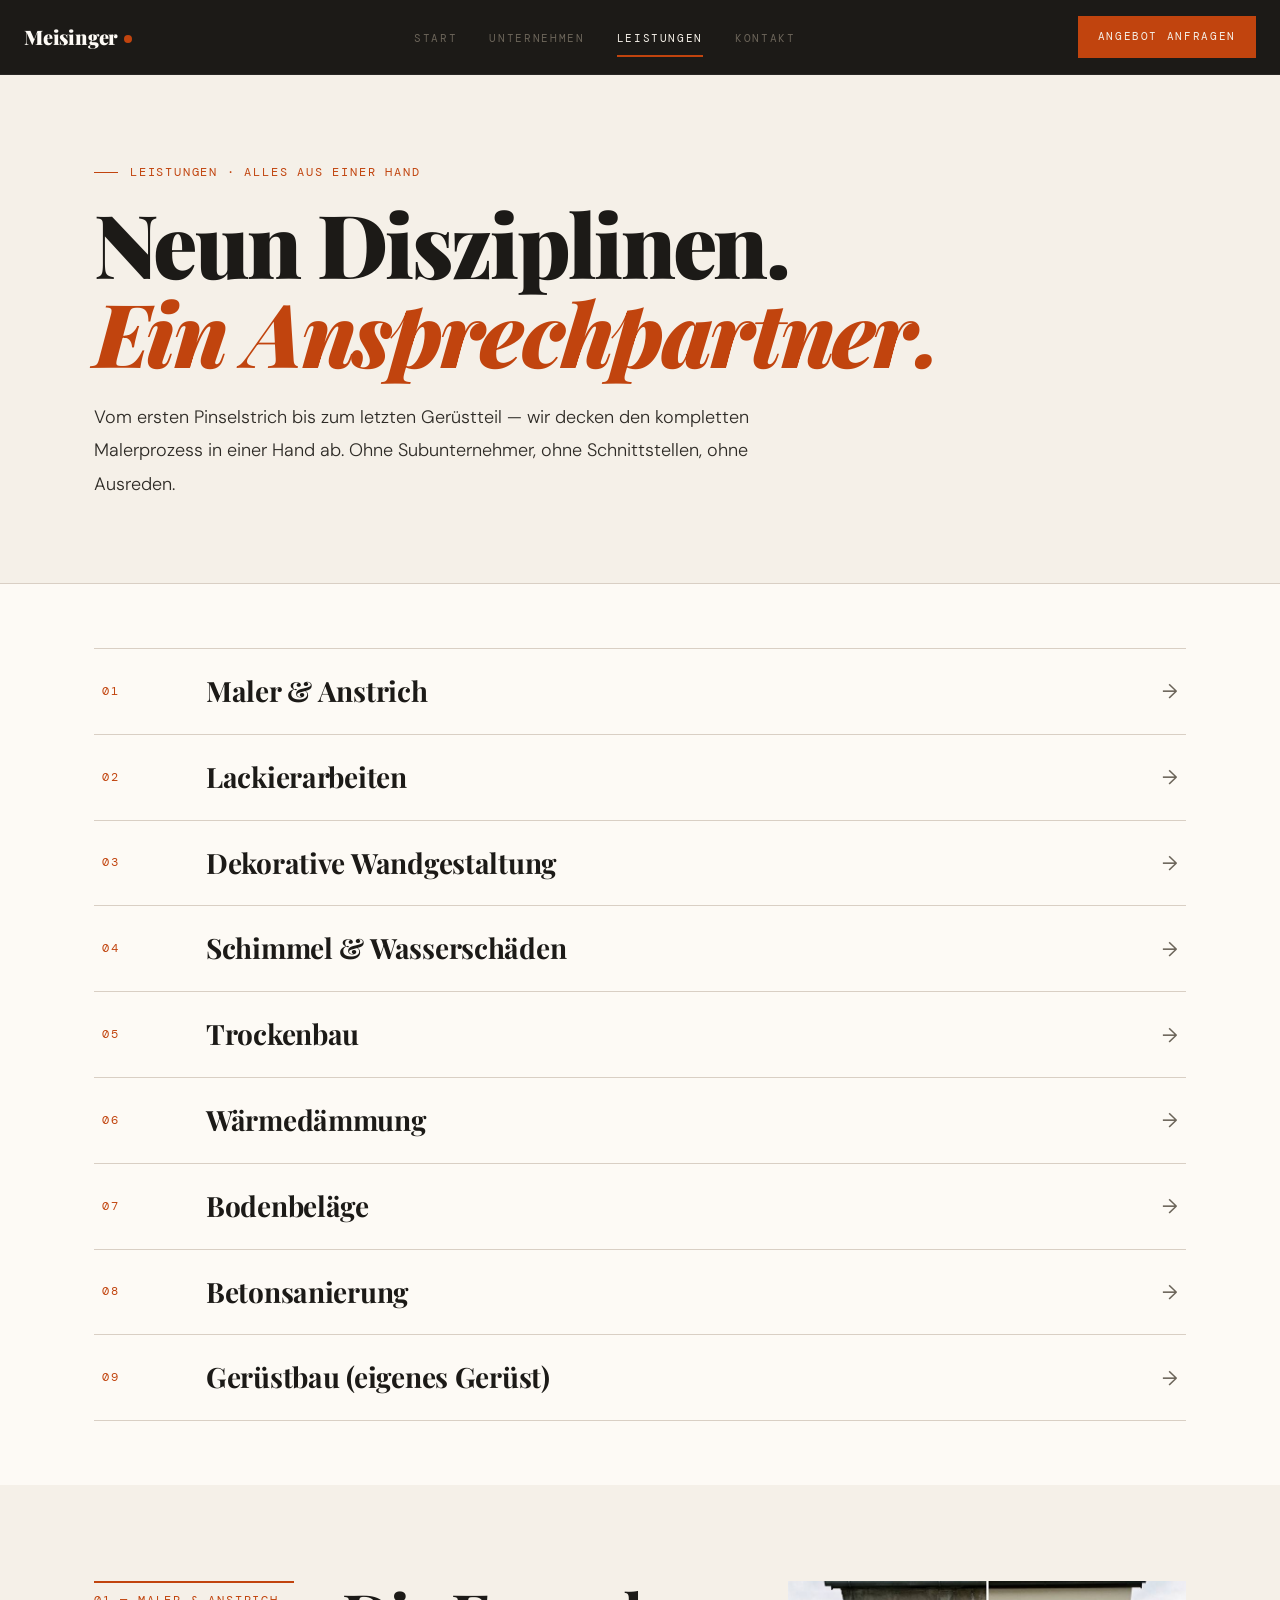
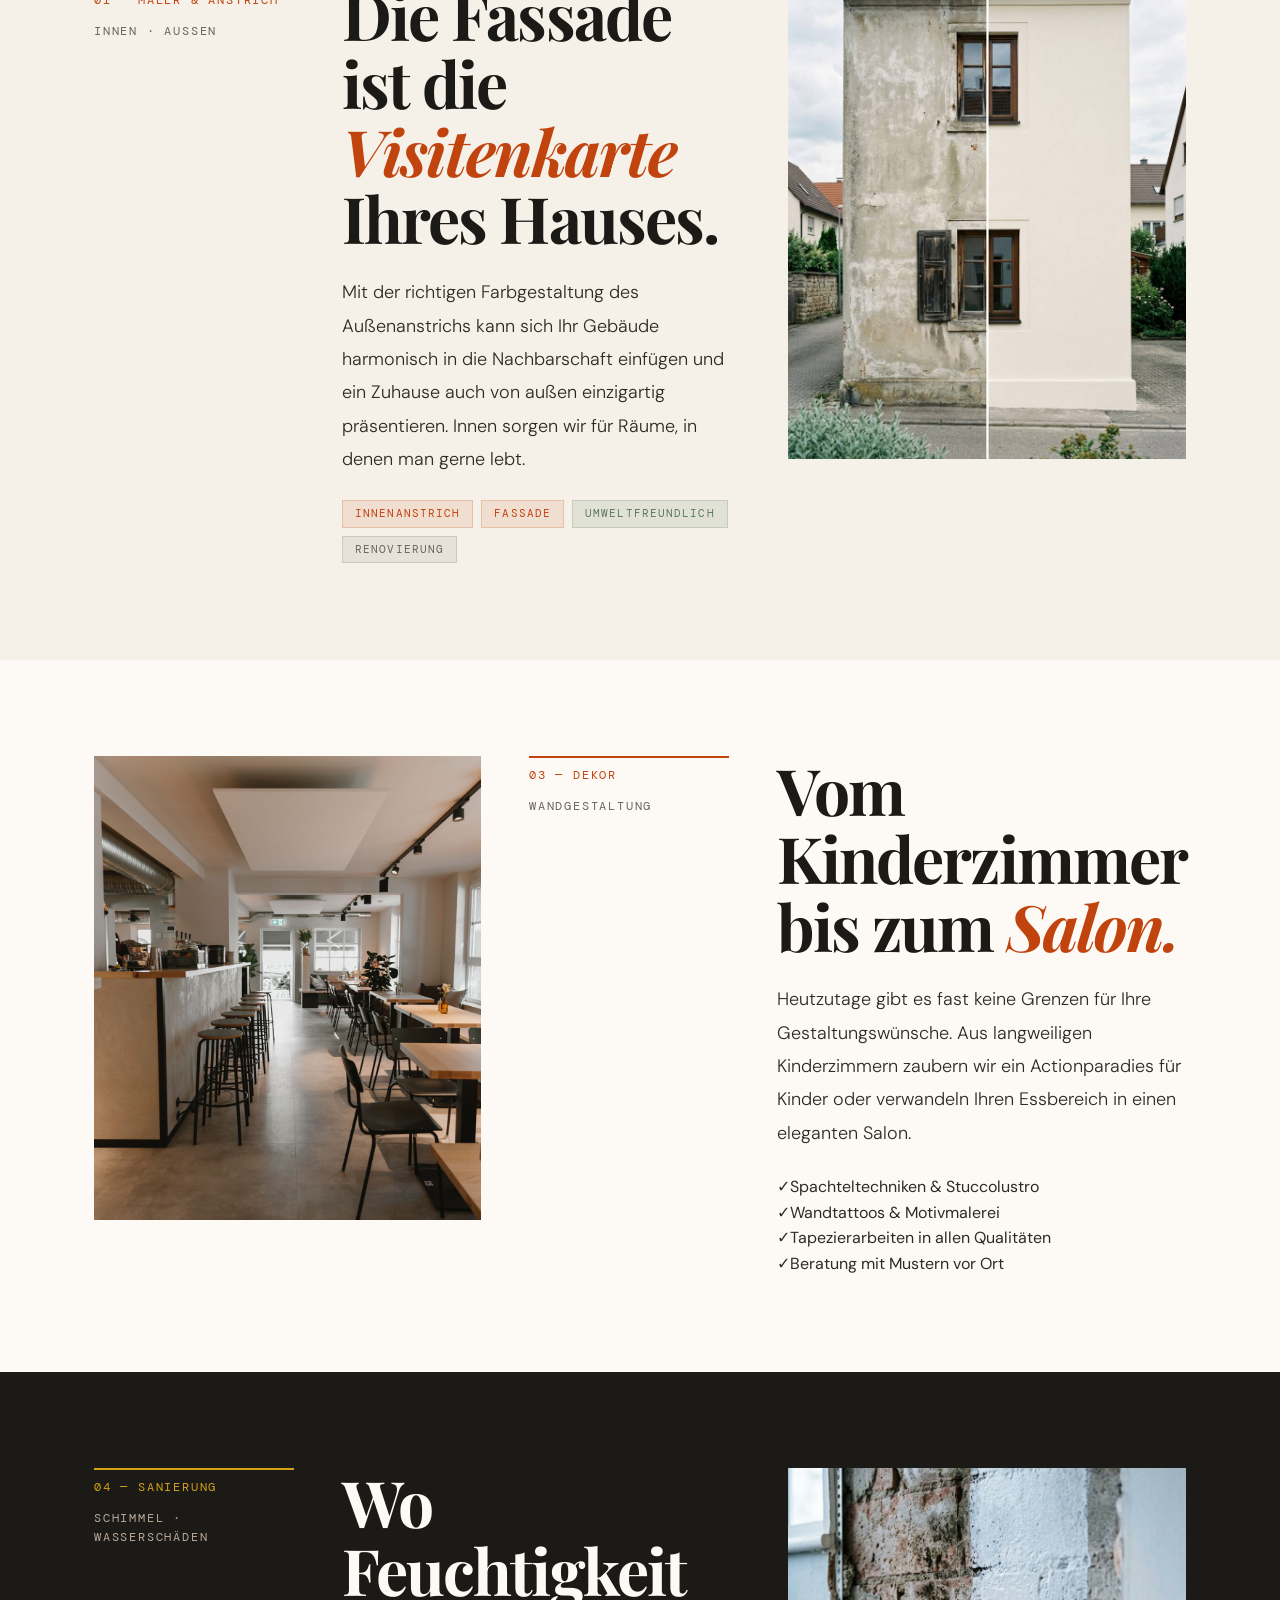
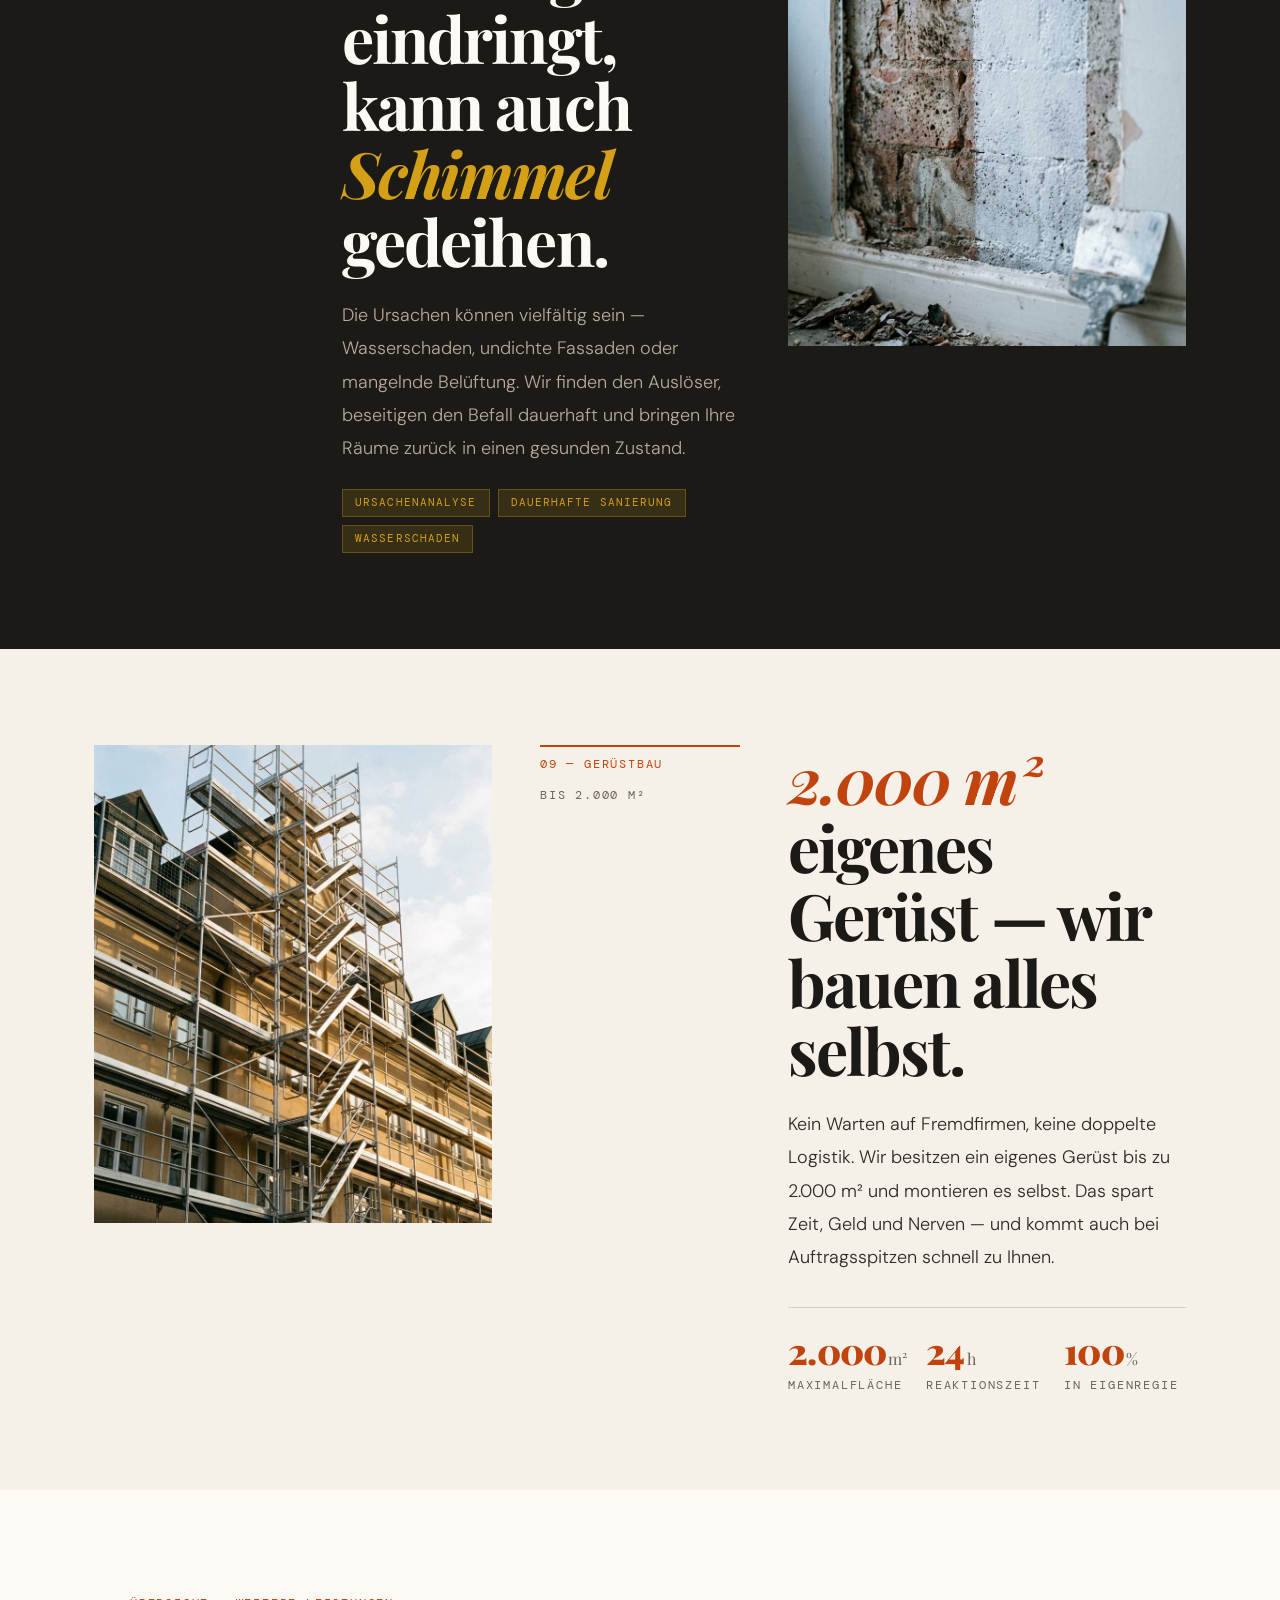
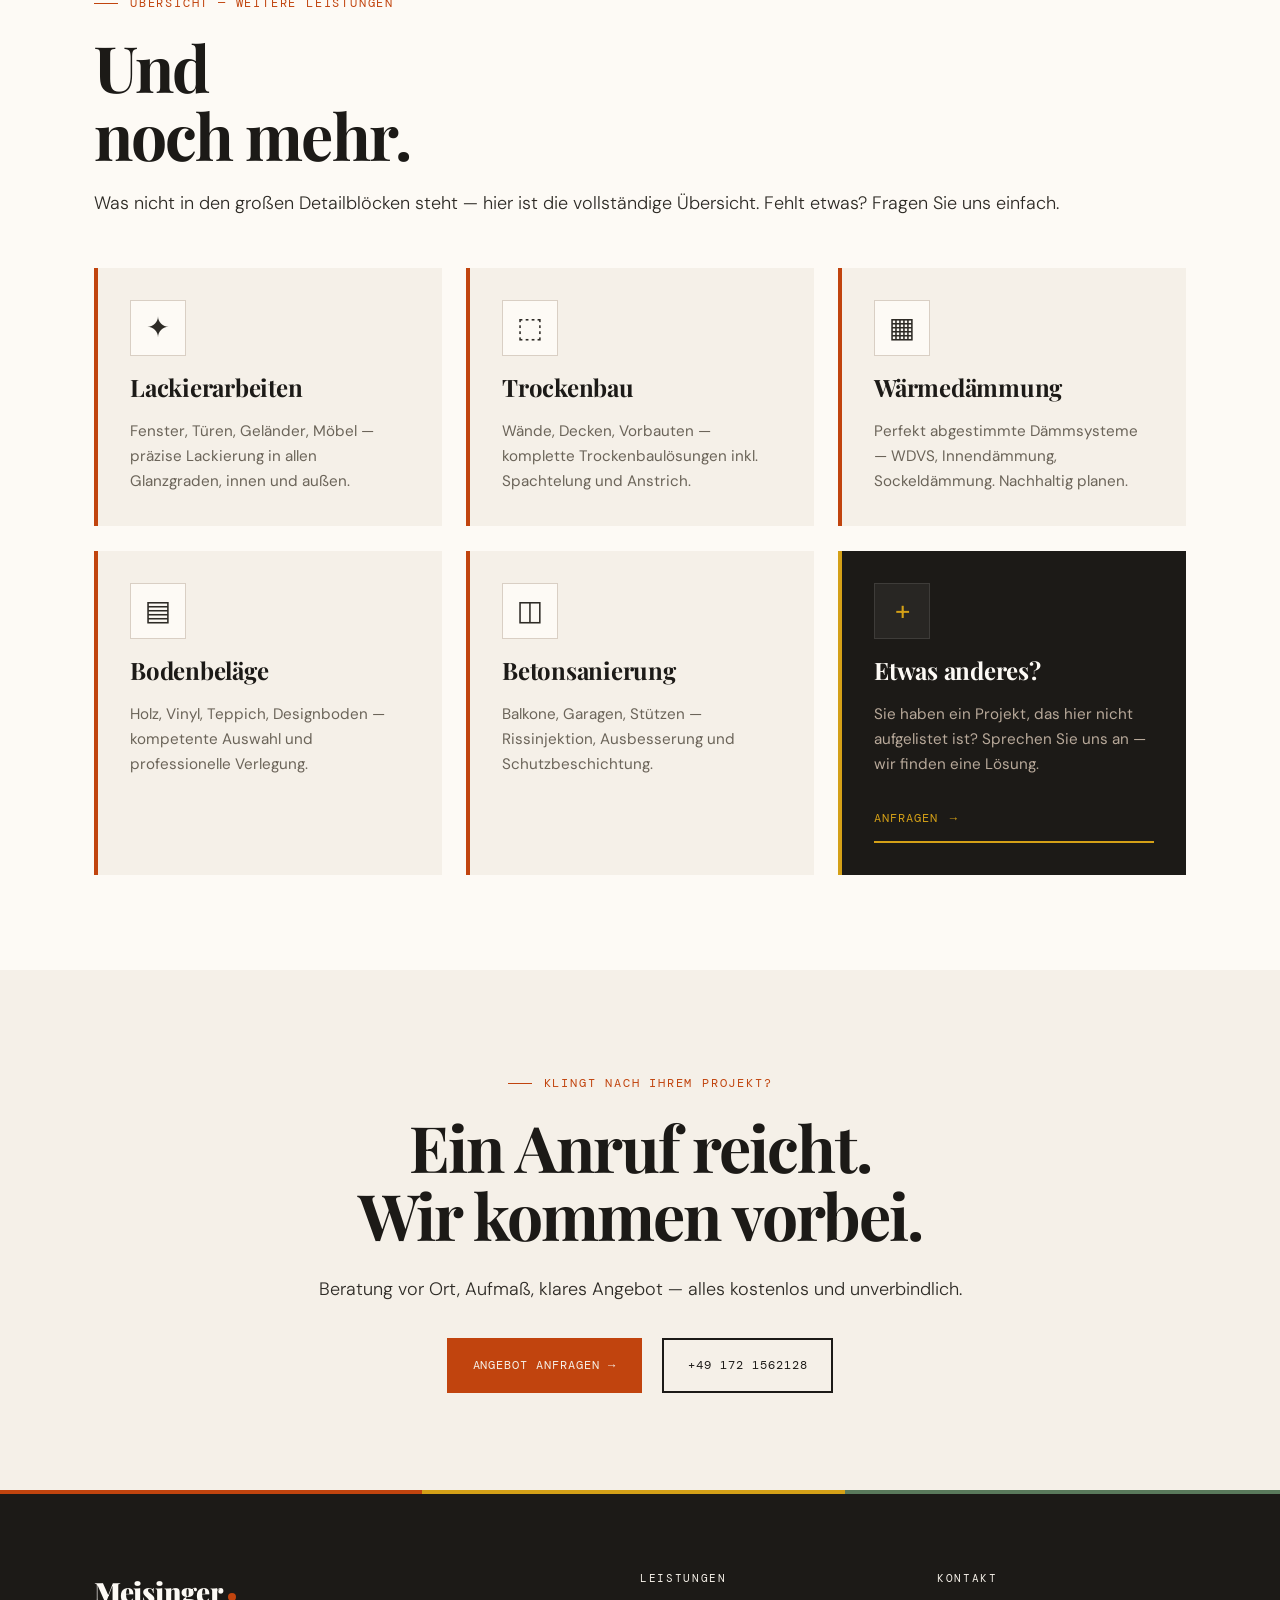
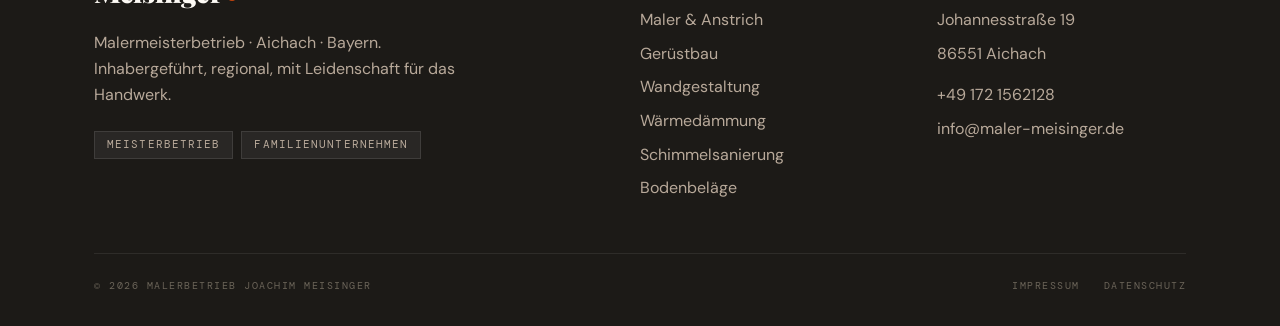
<file: leistungen.html>
<!DOCTYPE html>
<html lang="de">
<head>
<meta charset="UTF-8" />
<meta name="viewport" content="width=device-width, initial-scale=1.0" />
<title>Leistungen — Malerbetrieb Meisinger Aichach</title>
<meta name="description" content="Maler & Anstrich, Lackierarbeiten, Gerüstbau, Wärmedämmung, Bodenbeläge, Schimmelsanierung — der komplette Malerprozess aus einer Hand." />
<link rel="preconnect" href="https://fonts.googleapis.com" />
<link rel="preconnect" href="https://fonts.gstatic.com" crossorigin />
<link href="https://fonts.googleapis.com/css2?family=Playfair+Display:ital,wght@0,400;0,700;0,900;1,400;1,700;1,900&family=DM+Sans:wght@300;400;500;600&family=DM+Mono:wght@400;500&display=swap" rel="stylesheet" />
<link rel="stylesheet" href="assets/styles.css" />
</head>
<body>

<nav class="nav" data-screen-label="Nav">
  <div class="nav-inner">
    <a href="index.html" class="nav-logo" aria-label="Malerbetrieb Meisinger Startseite">Meisinger<span class="dot" aria-hidden="true"></span></a>
    <ul class="nav-links">
      <li><a href="index.html">Start</a></li>
      <li><a href="unternehmen.html">Unternehmen</a></li>
      <li><a href="leistungen.html" class="active">Leistungen</a></li>
      <li><a href="kontakt.html">Kontakt</a></li>
    </ul>
    <a href="kontakt.html" class="nav-cta">Angebot anfragen</a>
    <button class="nav-toggle" aria-label="Menü öffnen">
      <svg viewBox="0 0 24 24" fill="none" stroke="currentColor" stroke-width="2"><path d="M3 6h18M3 12h18M3 18h18"/></svg>
    </button>
  </div>
</nav>

<main>

<!-- ============================================================
     PAGE HERO
     ============================================================ -->
<section class="page-hero" data-screen-label="01 Intro">
  <div class="container hero-stagger">
    <div class="eyebrow"><span>Leistungen · Alles aus einer Hand</span></div>
    <h1 class="display-1">Neun Disziplinen.<br/><em class="text-rust" style="font-style:italic">Ein Ansprechpartner.</em></h1>
    <p class="body-large lead">
      Vom ersten Pinselstrich bis zum letzten Gerüstteil — wir decken den kompletten
      Malerprozess in einer Hand ab. Ohne Subunternehmer, ohne Schnittstellen, ohne Ausreden.
    </p>
  </div>
</section>

<!-- ============================================================
     LEISTUNGS-INDEX
     ============================================================ -->
<section class="services-index" data-screen-label="02 Index">
  <div class="container">
    <div class="services-list reveal">
      <a href="#anstrich"  class="services-item"><span class="num">01</span><span class="name">Maler &amp; Anstrich</span><span class="arrow">→</span></a>
      <a href="#lack"      class="services-item"><span class="num">02</span><span class="name">Lackierarbeiten</span><span class="arrow">→</span></a>
      <a href="#dekor"     class="services-item"><span class="num">03</span><span class="name">Dekorative Wandgestaltung</span><span class="arrow">→</span></a>
      <a href="#schimmel"  class="services-item"><span class="num">04</span><span class="name">Schimmel &amp; Wasserschäden</span><span class="arrow">→</span></a>
      <a href="#trocken"   class="services-item"><span class="num">05</span><span class="name">Trockenbau</span><span class="arrow">→</span></a>
      <a href="#daemmung"  class="services-item"><span class="num">06</span><span class="name">Wärmedämmung</span><span class="arrow">→</span></a>
      <a href="#boden"     class="services-item"><span class="num">07</span><span class="name">Bodenbeläge</span><span class="arrow">→</span></a>
      <a href="#beton"     class="services-item"><span class="num">08</span><span class="name">Betonsanierung</span><span class="arrow">→</span></a>
      <a href="#geruest"   class="services-item"><span class="num">09</span><span class="name">Gerüstbau (eigenes Gerüst)</span><span class="arrow">→</span></a>
    </div>
  </div>
</section>

<style>
  .services-index { padding: var(--space-16) 0; background: var(--color-warm-white); }
  .services-list { border-top: 1px solid var(--color-sand-light); }
  .services-item {
    display: grid;
    grid-template-columns: 80px 1fr 40px;
    align-items: center;
    gap: var(--space-6);
    padding: var(--space-5) var(--space-2);
    border-bottom: 1px solid var(--color-sand-light);
    transition: all var(--duration-normal) var(--ease-out);
    color: var(--color-charcoal);
  }
  .services-item:hover {
    background: var(--color-cream);
    padding-left: var(--space-6);
  }
  .services-item:hover .arrow { transform: translateX(8px); color: var(--color-accent-rust); }
  .services-item .num {
    font-family: "DM Mono", monospace;
    font-size: 0.75rem;
    letter-spacing: 0.2em;
    color: var(--color-accent-rust);
  }
  .services-item .name {
    font-family: "Playfair Display", serif;
    font-weight: 700;
    font-size: clamp(1.25rem, 2.5vw, 1.75rem);
    letter-spacing: -0.01em;
  }
  .services-item .arrow {
    color: var(--color-stone);
    transition: all var(--duration-normal) var(--ease-out);
    font-size: 1.25rem;
    text-align: right;
  }
</style>

<!-- ============================================================
     DETAIL-BLOCK 1: FASSADE / ANSTRICH
     ============================================================ -->
<section id="anstrich" class="bg-cream" data-screen-label="03 Anstrich">
  <div class="container">
    <div class="detail-block">
      <div class="detail-meta reveal">
        <span class="caption text-rust">01 — Maler &amp; Anstrich</span>
        <span class="caption" style="margin-top: var(--space-3)">Innen · Außen</span>
      </div>
      <div class="detail-content reveal">
        <h2 class="display-2 mb-0">Die Fassade ist die <em class="text-rust" style="font-style:italic">Visitenkarte</em> Ihres Hauses.</h2>
        <p class="body-large" style="margin-top: var(--space-6)">
          Mit der richtigen Farbgestaltung des Außenanstrichs kann sich Ihr Gebäude harmonisch
          in die Nachbarschaft einfügen und ein Zuhause auch von außen einzigartig präsentieren.
          Innen sorgen wir für Räume, in denen man gerne lebt.
        </p>
        <div style="display:flex; flex-wrap:wrap; gap:var(--space-2); margin-top: var(--space-6)">
          <span class="tag tag-rust">Innenanstrich</span>
          <span class="tag tag-rust">Fassade</span>
          <span class="tag tag-sage">Umweltfreundlich</span>
          <span class="tag tag-stone">Renovierung</span>
        </div>
      </div>
      <div class="detail-visual reveal">
        <div class="detail-photo" style="aspect-ratio: 1/1.2">
          <img src="assets/leistung-anstrich.jpg" alt="Fassade Vorher-Nachher Vergleich — saniertes Wohnhaus in Aichach" />
        </div>
      </div>
    </div>
  </div>
</section>

<!-- ============================================================
     DETAIL-BLOCK 2: DEKORATIVE WANDGESTALTUNG
     ============================================================ -->
<section id="dekor" data-screen-label="04 Dekor">
  <div class="container">
    <div class="detail-block reverse-layout">
      <div class="detail-visual reveal">
        <div class="detail-photo" style="aspect-ratio: 1/1.2">
          <img src="assets/leistung-dekor.jpg" alt="Dekorative Wandgestaltung in einem hochwertigen Café-Innenraum" />
        </div>
      </div>
      <div class="detail-meta reveal">
        <span class="caption text-rust">03 — Dekor</span>
        <span class="caption" style="margin-top: var(--space-3)">Wandgestaltung</span>
      </div>
      <div class="detail-content reveal">
        <h2 class="display-2 mb-0">Vom Kinderzimmer bis zum <em class="text-rust" style="font-style:italic">Salon.</em></h2>
        <p class="body-large" style="margin-top: var(--space-6)">
          Heutzutage gibt es fast keine Grenzen für Ihre Gestaltungswünsche. Aus langweiligen
          Kinderzimmern zaubern wir ein Actionparadies für Kinder oder verwandeln Ihren
          Essbereich in einen eleganten Salon.
        </p>
        <ul class="check-list" style="margin-top: var(--space-6)">
          <li><span class="check-mark">✓</span>Spachteltechniken &amp; Stuccolustro</li>
          <li><span class="check-mark">✓</span>Wandtattoos &amp; Motivmalerei</li>
          <li><span class="check-mark">✓</span>Tapezierarbeiten in allen Qualitäten</li>
          <li><span class="check-mark">✓</span>Beratung mit Mustern vor Ort</li>
        </ul>
      </div>
    </div>
  </div>
</section>

<!-- ============================================================
     DETAIL-BLOCK 3: SCHIMMEL
     ============================================================ -->
<section id="schimmel" class="bg-charcoal" data-screen-label="05 Schimmel">
  <div class="container">
    <div class="detail-block dark">
      <div class="detail-meta reveal">
        <span class="caption" style="color: var(--color-accent-gold)">04 — Sanierung</span>
        <span class="caption" style="margin-top: var(--space-3); color: var(--color-sand)">Schimmel · Wasserschäden</span>
      </div>
      <div class="detail-content reveal">
        <h2 class="display-2" style="color: var(--color-warm-white)">
          Wo Feuchtigkeit eindringt, kann auch <em class="text-gold" style="font-style:italic">Schimmel</em> gedeihen.
        </h2>
        <p class="body-large" style="margin-top: var(--space-6); color: var(--color-sand); max-width: 56ch">
          Die Ursachen können vielfältig sein — Wasserschaden, undichte Fassaden oder mangelnde
          Belüftung. Wir finden den Auslöser, beseitigen den Befall dauerhaft und bringen Ihre
          Räume zurück in einen gesunden Zustand.
        </p>
        <div style="display:flex; flex-wrap:wrap; gap:var(--space-2); margin-top: var(--space-6)">
          <span class="tag" style="background:rgba(212,160,23,0.15);color:var(--color-accent-gold);border:1px solid rgba(212,160,23,0.3)">Ursachenanalyse</span>
          <span class="tag" style="background:rgba(212,160,23,0.15);color:var(--color-accent-gold);border:1px solid rgba(212,160,23,0.3)">Dauerhafte Sanierung</span>
          <span class="tag" style="background:rgba(212,160,23,0.15);color:var(--color-accent-gold);border:1px solid rgba(212,160,23,0.3)">Wasserschaden</span>
        </div>
      </div>
      <div class="detail-visual reveal">
        <div class="detail-photo" style="aspect-ratio: 1/1.2">
          <img src="assets/leistung-sanierung.jpg" alt="Sanierung einer feuchten Wand — freigelegtes Mauerwerk mit Spachtel" />
        </div>
      </div>
    </div>
  </div>
</section>

<!-- ============================================================
     DETAIL-BLOCK 4: GERÜSTBAU
     ============================================================ -->
<section id="geruest" class="bg-cream" data-screen-label="06 Gerüstbau">
  <div class="container">
    <div class="detail-block reverse-layout">
      <div class="detail-visual reveal">
        <div class="detail-photo" style="aspect-ratio: 1/1.2">
          <img src="assets/leistung-geruestbau.jpg" alt="Eigenes Gerüst des Malerbetriebs Meisinger an einer Fassade" />
        </div>
      </div>
      <div class="detail-meta reveal">
        <span class="caption text-rust">09 — Gerüstbau</span>
        <span class="caption" style="margin-top: var(--space-3)">Bis 2.000 m²</span>
      </div>
      <div class="detail-content reveal">
        <h2 class="display-2 mb-0"><em class="text-rust" style="font-style:italic">2.000 m²</em> eigenes Gerüst — wir bauen alles selbst.</h2>
        <p class="body-large" style="margin-top: var(--space-6)">
          Kein Warten auf Fremdfirmen, keine doppelte Logistik. Wir besitzen ein eigenes
          Gerüst bis zu 2.000 m² und montieren es selbst. Das spart Zeit, Geld und Nerven —
          und kommt auch bei Auftragsspitzen schnell zu Ihnen.
        </p>
        <div class="geruest-stats">
          <div class="geruest-stat">
            <span class="value">2.000<small>m²</small></span>
            <span class="caption">Maximalfläche</span>
          </div>
          <div class="geruest-stat">
            <span class="value">24<small>h</small></span>
            <span class="caption">Reaktionszeit</span>
          </div>
          <div class="geruest-stat">
            <span class="value">100<small>%</small></span>
            <span class="caption">In Eigenregie</span>
          </div>
        </div>
      </div>
    </div>
  </div>
</section>

<style>
  .detail-photo {
    overflow: hidden;
    background: var(--color-cream);
  }
  .detail-photo img {
    width: 100%;
    height: 100%;
    object-fit: cover;
    display: block;
  }
  .detail-block {
    display: grid;
    grid-template-columns: 200px 1fr 1fr;
    gap: var(--space-12);
    align-items: start;
  }
  .detail-block.reverse-layout {
    grid-template-columns: 1fr 200px 1fr;
  }
  .detail-block.reverse-layout .detail-visual { grid-column: 1; grid-row: 1; }
  .detail-block.reverse-layout .detail-meta { grid-column: 2; grid-row: 1; }
  .detail-block.reverse-layout .detail-content { grid-column: 3; grid-row: 1; }
  .detail-meta {
    display: flex;
    flex-direction: column;
    padding-top: var(--space-2);
    border-top: 2px solid var(--color-accent-rust);
  }
  .detail-block.dark .detail-meta { border-top-color: var(--color-accent-gold); }
  .detail-content { max-width: 50ch; }
  @media (max-width: 980px) {
    .detail-block, .detail-block.reverse-layout {
      grid-template-columns: 1fr;
      gap: var(--space-8);
    }
    .detail-block.reverse-layout .detail-visual,
    .detail-block.reverse-layout .detail-meta,
    .detail-block.reverse-layout .detail-content {
      grid-column: 1;
      grid-row: auto;
    }
  }
  .geruest-stats {
    display: grid;
    grid-template-columns: repeat(3, 1fr);
    gap: var(--space-4);
    margin-top: var(--space-8);
    padding-top: var(--space-6);
    border-top: 1px solid var(--color-sand-light);
  }
  .geruest-stat .value {
    display: block;
    font-family: "Playfair Display", serif;
    font-weight: 900;
    font-size: 2.25rem;
    color: var(--color-accent-rust);
    line-height: 1;
    letter-spacing: -0.02em;
  }
  .geruest-stat .value small {
    font-size: 1rem;
    margin-left: 2px;
    color: var(--color-stone);
    font-weight: 400;
  }
  .geruest-stat .caption { margin-top: var(--space-2); display: block; }
</style>

<!-- ============================================================
     KOMPAKTE LEISTUNGS-CARDS (Rest)
     ============================================================ -->
<section data-screen-label="07 Weitere">
  <div class="container">
    <div class="section-header reveal">
      <div>
        <div class="eyebrow"><span>Übersicht — Weitere Leistungen</span></div>
        <h2 class="display-2">Und<br/>noch mehr.</h2>
      </div>
      <p class="body-large section-intro">
        Was nicht in den großen Detailblöcken steht — hier ist die vollständige Übersicht.
        Fehlt etwas? Fragen Sie uns einfach.
      </p>
    </div>

    <div class="grid grid-3" style="margin-top: var(--space-12)">
      <article id="lack" class="service-card reveal">
        <div class="icon">✦</div>
        <h3>Lackierarbeiten</h3>
        <p>Fenster, Türen, Geländer, Möbel — präzise Lackierung in allen Glanzgraden, innen und außen.</p>
      </article>
      <article id="trocken" class="service-card reveal">
        <div class="icon">⬚</div>
        <h3>Trockenbau</h3>
        <p>Wände, Decken, Vorbauten — komplette Trockenbaulösungen inkl. Spachtelung und Anstrich.</p>
      </article>
      <article id="daemmung" class="service-card reveal">
        <div class="icon">▦</div>
        <h3>Wärmedämmung</h3>
        <p>Perfekt abgestimmte Dämmsysteme — WDVS, Innendämmung, Sockeldämmung. Nachhaltig planen.</p>
      </article>
      <article id="boden" class="service-card reveal">
        <div class="icon">▤</div>
        <h3>Bodenbeläge</h3>
        <p>Holz, Vinyl, Teppich, Designboden — kompetente Auswahl und professionelle Verlegung.</p>
      </article>
      <article id="beton" class="service-card reveal">
        <div class="icon">◫</div>
        <h3>Betonsanierung</h3>
        <p>Balkone, Garagen, Stützen — Rissinjektion, Ausbesserung und Schutzbeschichtung.</p>
      </article>
      <article class="service-card reveal" style="background: var(--color-charcoal); border-left-color: var(--color-accent-gold);">
        <div class="icon" style="background: rgba(255,255,255,0.05); border-color: rgba(255,255,255,0.1); color: var(--color-accent-gold)">+</div>
        <h3 style="color: var(--color-warm-white)">Etwas anderes?</h3>
        <p style="color: var(--color-sand)">Sie haben ein Projekt, das hier nicht aufgelistet ist? Sprechen Sie uns an — wir finden eine Lösung.</p>
        <a href="kontakt.html" class="btn btn-ghost" style="color: var(--color-accent-gold); border-bottom-color: var(--color-accent-gold); margin-top:auto; padding-top: var(--space-4)">Anfragen <span class="arrow">→</span></a>
      </article>
    </div>
  </div>
</section>

<!-- ============================================================
     CTA
     ============================================================ -->
<section class="bg-cream" data-screen-label="08 CTA">
  <div class="container" style="text-align: center">
    <div class="reveal" style="max-width: 60ch; margin: 0 auto">
      <div class="eyebrow" style="justify-content:center"><span>Klingt nach Ihrem Projekt?</span></div>
      <h2 class="display-2">Ein Anruf reicht.<br/>Wir kommen vorbei.</h2>
      <p class="body-large" style="margin-top: var(--space-6)">
        Beratung vor Ort, Aufmaß, klares Angebot — alles kostenlos und unverbindlich.
      </p>
      <div style="display: flex; gap: var(--space-5); justify-content: center; flex-wrap: wrap; margin-top: var(--space-8)">
        <a href="kontakt.html" class="btn btn-primary">Angebot anfragen <span class="arrow">→</span></a>
        <a href="tel:+491721562128" class="btn btn-secondary">+49 172 1562128</a>
      </div>
    </div>
  </div>
</section>

</main>

<footer class="footer" data-screen-label="Footer">
  <div class="container">
    <div class="footer-grid">
      <div class="footer-brand">
        <a href="index.html" class="nav-logo" style="font-size: 1.75rem">Meisinger<span class="dot" aria-hidden="true"></span></a>
        <p>Malermeisterbetrieb · Aichach · Bayern. Inhabergeführt, regional, mit Leidenschaft für das Handwerk.</p>
        <div style="display:flex; gap: var(--space-2); margin-top: var(--space-6)">
          <span class="tag tag-dark" style="background:rgba(255,255,255,0.06); color:var(--color-sand); border:1px solid rgba(255,255,255,0.1)">Meisterbetrieb</span>
          <span class="tag tag-dark" style="background:rgba(255,255,255,0.06); color:var(--color-sand); border:1px solid rgba(255,255,255,0.1)">Familienunternehmen</span>
        </div>
      </div>
      <div>
        <h4>Leistungen</h4>
        <ul>
          <li><a href="leistungen.html#anstrich">Maler &amp; Anstrich</a></li>
          <li><a href="leistungen.html#geruest">Gerüstbau</a></li>
          <li><a href="leistungen.html#dekor">Wandgestaltung</a></li>
          <li><a href="leistungen.html#daemmung">Wärmedämmung</a></li>
          <li><a href="leistungen.html#schimmel">Schimmelsanierung</a></li>
          <li><a href="leistungen.html#boden">Bodenbeläge</a></li>
        </ul>
      </div>
      <div>
        <h4>Kontakt</h4>
        <ul>
          <li>Johannesstraße 19</li>
          <li>86551 Aichach</li>
          <li style="padding-top: var(--space-3)"><a href="tel:+491721562128">+49 172 1562128</a></li>
          <li><a href="mailto:info@maler-meisinger.de">info@maler-meisinger.de</a></li>
        </ul>
      </div>
    </div>
    <div class="footer-bottom">
      <span>© <span id="current-year">2025</span> Malerbetrieb Joachim Meisinger</span>
      <span style="display:flex; gap: var(--space-6)">
        <a href="kontakt.html#impressum">Impressum</a>
        <a href="kontakt.html#datenschutz">Datenschutz</a>
      </span>
    </div>
  </div>
</footer>

<script src="assets/site.js"></script>
</body>
</html>
</file>
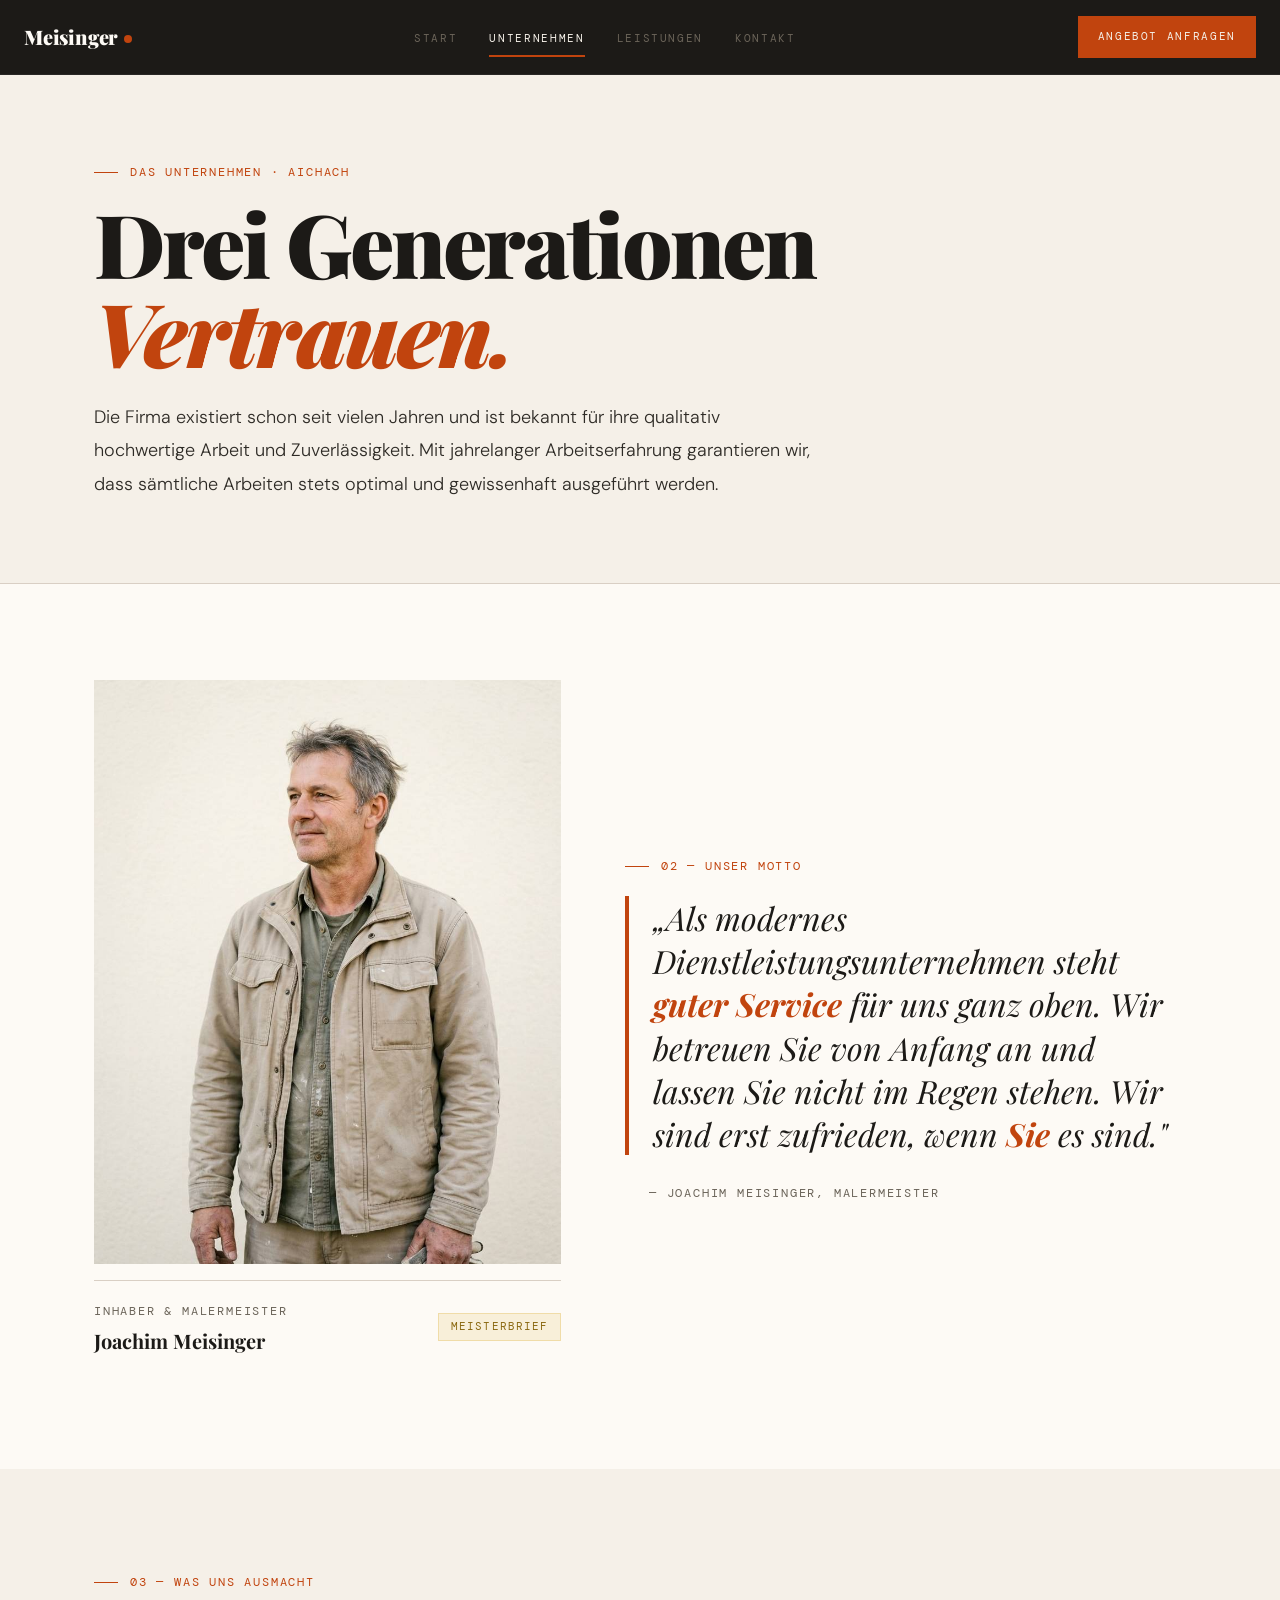
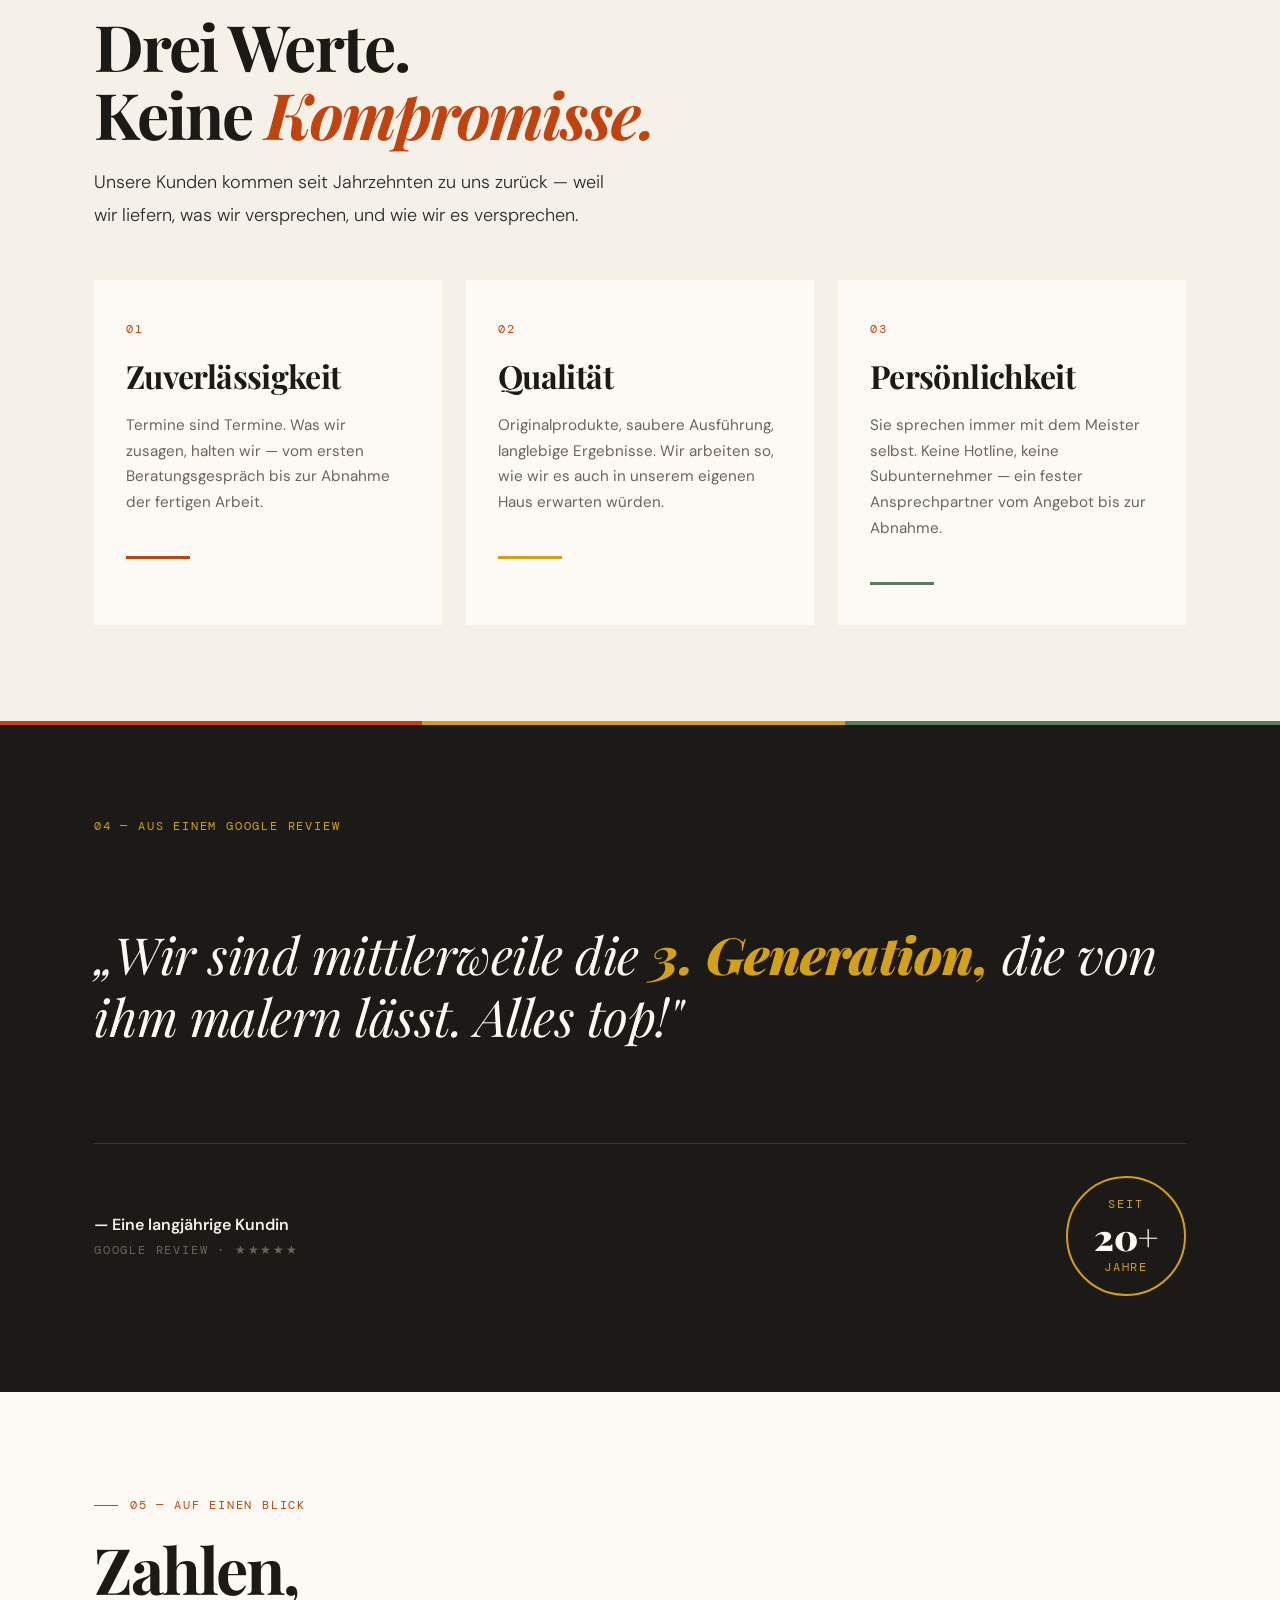
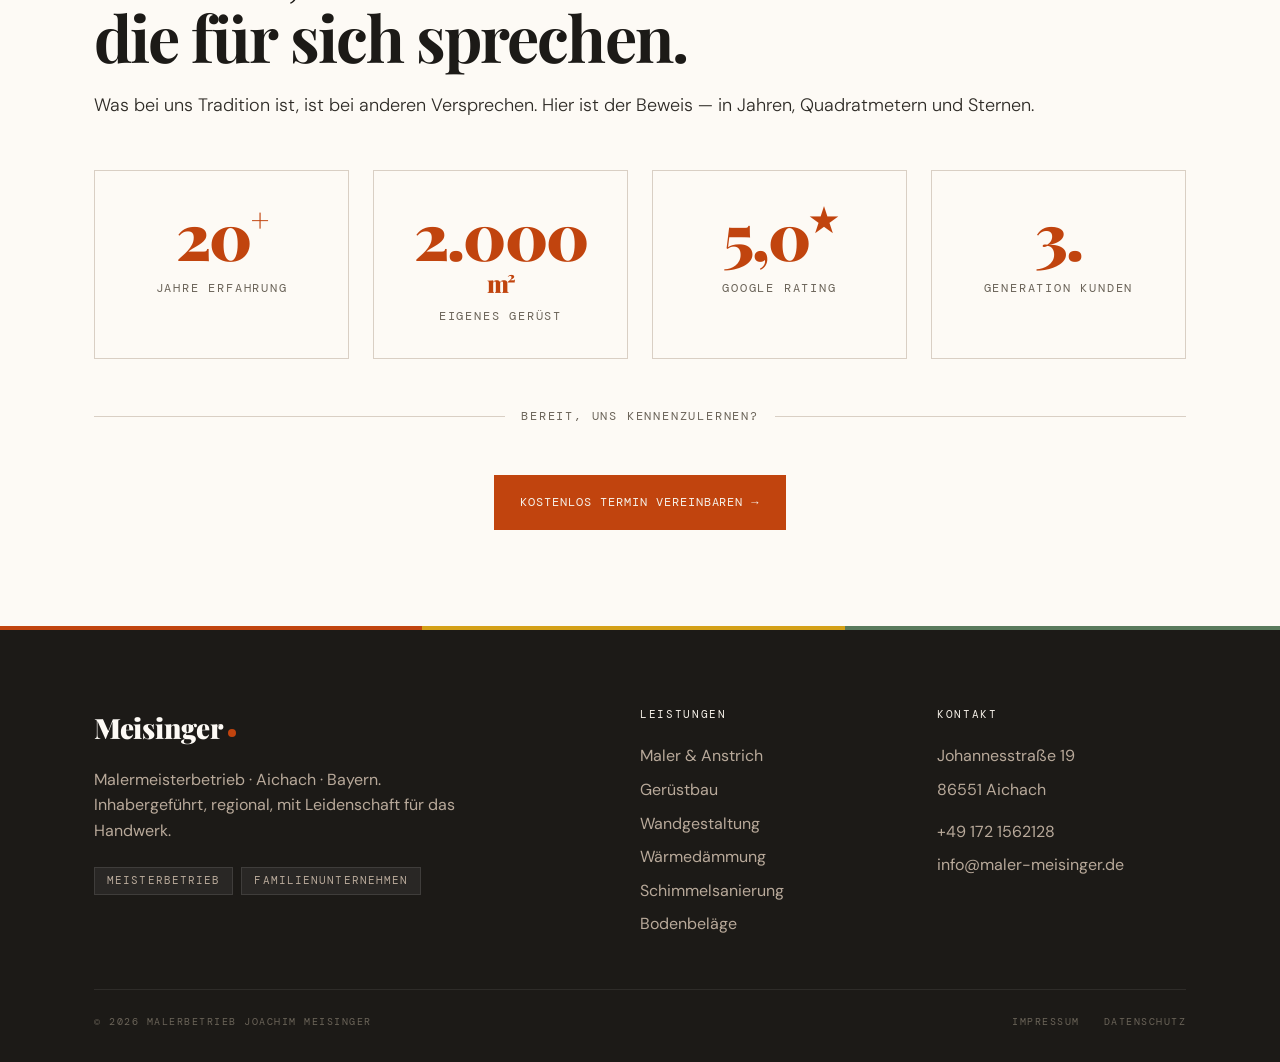
<file: unternehmen.html>
<!DOCTYPE html>
<html lang="de">
<head>
<meta charset="UTF-8" />
<meta name="viewport" content="width=device-width, initial-scale=1.0" />
<title>Das Unternehmen — Malerbetrieb Meisinger Aichach</title>
<meta name="description" content="Familiengeführter Malermeisterbetrieb in Aichach. Drei Generationen Vertrauen, jahrelange Erfahrung und höchste Qualität — lernen Sie uns kennen." />
<link rel="preconnect" href="https://fonts.googleapis.com" />
<link rel="preconnect" href="https://fonts.gstatic.com" crossorigin />
<link href="https://fonts.googleapis.com/css2?family=Playfair+Display:ital,wght@0,400;0,700;0,900;1,400;1,700;1,900&family=DM+Sans:wght@300;400;500;600&family=DM+Mono:wght@400;500&display=swap" rel="stylesheet" />
<link rel="stylesheet" href="assets/styles.css" />
</head>
<body>

<nav class="nav" data-screen-label="Nav">
  <div class="nav-inner">
    <a href="index.html" class="nav-logo" aria-label="Malerbetrieb Meisinger Startseite">Meisinger<span class="dot" aria-hidden="true"></span></a>
    <ul class="nav-links">
      <li><a href="index.html">Start</a></li>
      <li><a href="unternehmen.html" class="active">Unternehmen</a></li>
      <li><a href="leistungen.html">Leistungen</a></li>
      <li><a href="kontakt.html">Kontakt</a></li>
    </ul>
    <a href="kontakt.html" class="nav-cta">Angebot anfragen</a>
    <button class="nav-toggle" aria-label="Menü öffnen">
      <svg viewBox="0 0 24 24" fill="none" stroke="currentColor" stroke-width="2"><path d="M3 6h18M3 12h18M3 18h18"/></svg>
    </button>
  </div>
</nav>

<main>

<!-- ============================================================
     PAGE HERO
     ============================================================ -->
<section class="page-hero" data-screen-label="01 Intro">
  <div class="container hero-stagger">
    <div class="eyebrow"><span>Das Unternehmen · Aichach</span></div>
    <h1 class="display-1" style="max-width: 16ch">Drei Generationen <em class="text-rust" style="font-style:italic">Vertrauen.</em></h1>
    <p class="body-large lead">
      Die Firma existiert schon seit vielen Jahren und ist bekannt für ihre qualitativ
      hochwertige Arbeit und Zuverlässigkeit. Mit jahrelanger Arbeitserfahrung garantieren
      wir, dass sämtliche Arbeiten stets optimal und gewissenhaft ausgeführt werden.
    </p>
  </div>
</section>

<!-- ============================================================
     INHABER-PORTRAIT
     ============================================================ -->
<section data-screen-label="02 Inhaber">
  <div class="container">
    <div class="portrait-grid">
      <div class="portrait-image reveal">
        <div class="portrait-photo">
          <img src="assets/joachim-meisinger.jpg" alt="Joachim Meisinger, Malermeister und Inhaber des Malerbetriebs Meisinger in Aichach" />
        </div>
        <div class="portrait-caption">
          <div>
            <span class="caption text-stone">Inhaber &amp; Malermeister</span>
            <strong>Joachim Meisinger</strong>
          </div>
          <span class="tag tag-gold">Meisterbrief</span>
        </div>
      </div>

      <div class="portrait-text reveal">
        <div class="eyebrow"><span>02 — Unser Motto</span></div>
        <p class="motto-quote">
          „Als modernes Dienstleistungsunternehmen steht <em>guter Service</em> für uns ganz oben.
          Wir betreuen Sie von Anfang an und lassen Sie nicht im Regen stehen. Wir sind erst
          zufrieden, wenn <em>Sie</em> es sind."
        </p>
        <div class="motto-attribution">
          <span class="caption">— Joachim Meisinger, Malermeister</span>
        </div>
      </div>
    </div>
  </div>
</section>

<style>
  .portrait-grid {
    display: grid;
    grid-template-columns: 1fr 1.2fr;
    gap: var(--space-16);
    align-items: center;
  }
  .portrait-photo {
    aspect-ratio: 4/5;
    overflow: hidden;
    background: var(--color-cream);
  }
  .portrait-photo img {
    width: 100%;
    height: 100%;
    object-fit: cover;
    display: block;
  }
  .portrait-caption {
    margin-top: var(--space-4);
    display: flex;
    align-items: center;
    justify-content: space-between;
    padding: var(--space-4) 0;
    border-top: 1px solid var(--color-sand-light);
  }
  .portrait-caption strong {
    display: block;
    font-family: "Playfair Display", serif;
    font-weight: 700;
    font-size: 1.25rem;
    color: var(--color-charcoal);
    margin-top: 2px;
  }
  .motto-quote {
    font-family: "Playfair Display", serif;
    font-weight: 400;
    font-style: italic;
    font-size: clamp(1.5rem, 2.5vw, 2rem);
    line-height: 1.35;
    color: var(--color-charcoal);
    margin: 0;
    position: relative;
    padding-left: var(--space-6);
    border-left: 4px solid var(--color-accent-rust);
  }
  .motto-quote em { color: var(--color-accent-rust); font-style: italic; font-weight: 700; }
  .motto-attribution { margin-top: var(--space-6); padding-left: var(--space-6); }
  @media (max-width: 860px) {
    .portrait-grid { grid-template-columns: 1fr; }
  }
</style>

<!-- ============================================================
     WERTE-GRID
     ============================================================ -->
<section class="bg-cream" data-screen-label="03 Werte">
  <div class="container">
    <header class="section-header reveal" style="grid-template-columns: 1fr 1fr">
      <div>
        <div class="eyebrow"><span>03 — Was uns ausmacht</span></div>
        <h2 class="display-2">Drei Werte.<br/>Keine <em class="text-rust" style="font-style:italic">Kompromisse.</em></h2>
      </div>
      <p class="body-large" style="max-width: 44ch">
        Unsere Kunden kommen seit Jahrzehnten zu uns zurück — weil wir liefern, was wir versprechen,
        und wie wir es versprechen.
      </p>
    </header>

    <div class="values-grid">
      <article class="value-card reveal">
        <span class="value-number">01</span>
        <h3 class="value-title">Zuverlässigkeit</h3>
        <p class="value-text">
          Termine sind Termine. Was wir zusagen, halten wir — vom ersten Beratungsgespräch
          bis zur Abnahme der fertigen Arbeit.
        </p>
        <div class="value-stripe" aria-hidden="true"></div>
      </article>

      <article class="value-card reveal">
        <span class="value-number">02</span>
        <h3 class="value-title">Qualität</h3>
        <p class="value-text">
          Originalprodukte, saubere Ausführung, langlebige Ergebnisse. Wir arbeiten so,
          wie wir es auch in unserem eigenen Haus erwarten würden.
        </p>
        <div class="value-stripe" aria-hidden="true"></div>
      </article>

      <article class="value-card reveal">
        <span class="value-number">03</span>
        <h3 class="value-title">Persönlichkeit</h3>
        <p class="value-text">
          Sie sprechen immer mit dem Meister selbst. Keine Hotline, keine Subunternehmer —
          ein fester Ansprechpartner vom Angebot bis zur Abnahme.
        </p>
        <div class="value-stripe" aria-hidden="true"></div>
      </article>
    </div>
  </div>
</section>

<style>
  .values-grid {
    display: grid;
    grid-template-columns: repeat(3, 1fr);
    gap: var(--space-6);
    margin-top: var(--space-12);
  }
  .value-card {
    background: var(--color-warm-white);
    padding: var(--space-10) var(--space-8);
    position: relative;
    display: flex;
    flex-direction: column;
    gap: var(--space-4);
    overflow: hidden;
    transition: transform var(--duration-normal) var(--ease-out), box-shadow var(--duration-normal) var(--ease-out);
  }
  .value-card:hover {
    transform: translateY(-4px);
    box-shadow: var(--shadow-md);
  }
  .value-number {
    font-family: "DM Mono", monospace;
    font-size: 0.75rem;
    letter-spacing: 0.2em;
    color: var(--color-accent-rust);
  }
  .value-title {
    font-family: "Playfair Display", serif;
    font-weight: 700;
    font-size: 2rem;
    color: var(--color-charcoal);
    margin: 0;
    letter-spacing: -0.02em;
  }
  .value-text { color: var(--color-stone); margin: 0; font-size: 0.95rem; line-height: 1.7; }
  .value-stripe {
    margin-top: var(--space-6);
    height: 3px;
    width: 64px;
    background: var(--color-accent-rust);
  }
  .value-card:nth-child(2) .value-stripe { background: var(--color-accent-gold); }
  .value-card:nth-child(3) .value-stripe { background: var(--color-accent-sage); }
  @media (max-width: 860px) {
    .values-grid { grid-template-columns: 1fr; }
  }
</style>

<!-- ============================================================
     GENERATIONEN HIGHLIGHT
     ============================================================ -->
<section class="bg-charcoal generations" data-screen-label="04 Generationen">
  <div class="gradient-rule" style="position:absolute;top:0;left:0;right:0"></div>
  <div class="container">
    <div class="reveal generations-inner">
      <span class="caption" style="color: var(--color-accent-gold)">04 — Aus einem Google Review</span>
      <p class="generations-quote">
        „Wir sind mittlerweile die <em>3. Generation,</em> die von ihm malern lässt.
        Alles top!"
      </p>
      <div class="generations-attribution">
        <div>
          <strong style="font-family:'DM Sans',sans-serif;color:var(--color-cream);font-weight:600">— Eine langjährige Kundin</strong>
          <span class="caption" style="display:block;margin-top:4px">Google Review · ★★★★★</span>
        </div>
        <div class="generations-stamp">
          <div class="generations-stamp-inner">
            <span class="caption" style="color: var(--color-accent-gold)">Seit</span>
            <strong>20+</strong>
            <span class="caption" style="color: var(--color-accent-gold)">Jahre</span>
          </div>
        </div>
      </div>
    </div>
  </div>
</section>

<style>
  .generations { position: relative; padding: var(--space-24) 0; }
  .generations-inner {
    display: grid;
    grid-template-columns: 1.6fr 1fr;
    gap: var(--space-16);
    align-items: center;
  }
  .generations-quote {
    grid-column: 1 / -1;
    font-family: "Playfair Display", serif;
    font-weight: 400;
    font-style: italic;
    font-size: clamp(2rem, 4vw, 3.25rem);
    line-height: 1.2;
    color: var(--color-warm-white);
    margin: var(--space-6) 0 var(--space-8);
    letter-spacing: -0.01em;
  }
  .generations-quote em { color: var(--color-accent-gold); font-style: italic; font-weight: 900; }
  .generations-attribution {
    grid-column: 1 / -1;
    display: flex;
    align-items: center;
    justify-content: space-between;
    padding-top: var(--space-8);
    border-top: 1px solid rgba(255,255,255,0.12);
  }
  .generations-stamp {
    width: 120px;
    height: 120px;
    border: 2px solid var(--color-accent-gold);
    border-radius: 50%;
    display: flex;
    align-items: center;
    justify-content: center;
    text-align: center;
  }
  .generations-stamp-inner {
    display: flex;
    flex-direction: column;
    align-items: center;
    gap: 4px;
  }
  .generations-stamp-inner strong {
    font-family: "Playfair Display", serif;
    font-weight: 900;
    font-size: 2.25rem;
    color: var(--color-warm-white);
    line-height: 1;
  }
  @media (max-width: 600px) {
    .generations-attribution { flex-direction: column; align-items: flex-start; gap: var(--space-6); }
  }
</style>

<!-- ============================================================
     TIMELINE / FAKTEN
     ============================================================ -->
<section data-screen-label="05 Fakten">
  <div class="container">
    <div class="section-header reveal">
      <div>
        <div class="eyebrow"><span>05 — Auf einen Blick</span></div>
        <h2 class="display-2">Zahlen,<br/>die für sich sprechen.</h2>
      </div>
      <p class="body-large section-intro">
        Was bei uns Tradition ist, ist bei anderen Versprechen. Hier ist der Beweis —
        in Jahren, Quadratmetern und Sternen.
      </p>
    </div>

    <div class="grid grid-4 reveal" style="margin-top: var(--space-12)">
      <div class="stat-card">
        <span class="stat-value">20<span style="font-size:2rem;vertical-align:top">+</span></span>
        <span class="stat-label">Jahre Erfahrung</span>
      </div>
      <div class="stat-card">
        <span class="stat-value">2.000<span style="font-size:1.5rem;display:block;margin-top:4px">m²</span></span>
        <span class="stat-label">Eigenes Gerüst</span>
      </div>
      <div class="stat-card">
        <span class="stat-value">5,0<span style="font-size:2rem;vertical-align:top">★</span></span>
        <span class="stat-label">Google Rating</span>
      </div>
      <div class="stat-card">
        <span class="stat-value">3.</span>
        <span class="stat-label">Generation Kunden</span>
      </div>
    </div>

    <div class="divider-label">
      <span class="caption">Bereit, uns kennenzulernen?</span>
    </div>

    <div class="reveal" style="text-align: center">
      <a href="kontakt.html" class="btn btn-primary">Kostenlos Termin vereinbaren <span class="arrow">→</span></a>
    </div>
  </div>
</section>

</main>

<footer class="footer" data-screen-label="Footer">
  <div class="container">
    <div class="footer-grid">
      <div class="footer-brand">
        <a href="index.html" class="nav-logo" style="font-size: 1.75rem">Meisinger<span class="dot" aria-hidden="true"></span></a>
        <p>Malermeisterbetrieb · Aichach · Bayern. Inhabergeführt, regional, mit Leidenschaft für das Handwerk.</p>
        <div style="display:flex; gap: var(--space-2); margin-top: var(--space-6)">
          <span class="tag tag-dark" style="background:rgba(255,255,255,0.06); color:var(--color-sand); border:1px solid rgba(255,255,255,0.1)">Meisterbetrieb</span>
          <span class="tag tag-dark" style="background:rgba(255,255,255,0.06); color:var(--color-sand); border:1px solid rgba(255,255,255,0.1)">Familienunternehmen</span>
        </div>
      </div>
      <div>
        <h4>Leistungen</h4>
        <ul>
          <li><a href="leistungen.html#anstrich">Maler &amp; Anstrich</a></li>
          <li><a href="leistungen.html#geruest">Gerüstbau</a></li>
          <li><a href="leistungen.html#dekor">Wandgestaltung</a></li>
          <li><a href="leistungen.html#daemmung">Wärmedämmung</a></li>
          <li><a href="leistungen.html#schimmel">Schimmelsanierung</a></li>
          <li><a href="leistungen.html#boden">Bodenbeläge</a></li>
        </ul>
      </div>
      <div>
        <h4>Kontakt</h4>
        <ul>
          <li>Johannesstraße 19</li>
          <li>86551 Aichach</li>
          <li style="padding-top: var(--space-3)"><a href="tel:+491721562128">+49 172 1562128</a></li>
          <li><a href="mailto:info@maler-meisinger.de">info@maler-meisinger.de</a></li>
        </ul>
      </div>
    </div>
    <div class="footer-bottom">
      <span>© <span id="current-year">2025</span> Malerbetrieb Joachim Meisinger</span>
      <span style="display:flex; gap: var(--space-6)">
        <a href="kontakt.html#impressum">Impressum</a>
        <a href="kontakt.html#datenschutz">Datenschutz</a>
      </span>
    </div>
  </div>
</footer>

<script src="assets/site.js"></script>
</body>
</html>
</file>
<file: assets/styles.css>
/* ============================================================
   Malerbetrieb Meisinger — Design Tokens & Base Styles
   ============================================================ */

:root {
  /* Neutral */
  --color-charcoal:    #1C1A17;
  --color-ink:         #2E2B26;
  --color-stone:       #6B6459;
  --color-sand:        #B8A99A;
  --color-sand-light:  #D9CFC4;
  --color-cream:       #F5F0E8;
  --color-warm-white:  #FDFAF5;

  /* Akzente */
  --color-accent-rust: #C1440E;
  --color-accent-gold: #D4A017;
  --color-accent-sage: #5A7A5C;

  /* Spacing (base 4px) */
  --space-1:  0.25rem;
  --space-2:  0.5rem;
  --space-3:  0.75rem;
  --space-4:  1rem;
  --space-5:  1.25rem;
  --space-6:  1.5rem;
  --space-8:  2rem;
  --space-10: 2.5rem;
  --space-12: 3rem;
  --space-16: 4rem;
  --space-20: 5rem;
  --space-24: 6rem;
  --space-32: 8rem;

  /* Schatten */
  --shadow-sm: 0 2px 8px rgba(28,26,23,0.08);
  --shadow-md: 0 6px 24px rgba(28,26,23,0.12);
  --shadow-lg: 0 16px 48px rgba(28,26,23,0.18);
  --shadow-xl: 0 32px 80px rgba(28,26,23,0.22);

  /* Motion */
  --ease-out: cubic-bezier(0.16, 1, 0.3, 1);
  --duration-fast: 150ms;
  --duration-normal: 300ms;
  --duration-slow: 500ms;

  /* Layout */
  --content-max: 1140px;
}

/* ============================================================
   Reset
   ============================================================ */
*, *::before, *::after { box-sizing: border-box; }
html { scroll-behavior: smooth; -webkit-text-size-adjust: 100%; }
body {
  margin: 0;
  padding: 0;
  background: var(--color-warm-white);
  color: var(--color-ink);
  font-family: "DM Sans", system-ui, sans-serif;
  font-weight: 400;
  font-size: 1rem;
  line-height: 1.6;
  text-rendering: optimizeLegibility;
  -webkit-font-smoothing: antialiased;
  -moz-osx-font-smoothing: grayscale;
}
img, svg { display: block; max-width: 100%; }
a { color: inherit; text-decoration: none; }
button { font-family: inherit; cursor: pointer; border: none; background: none; }
ul, ol { margin: 0; padding: 0; list-style: none; }
input, textarea, select { font-family: inherit; font-size: inherit; color: inherit; }

/* ============================================================
   Typography
   ============================================================ */
.display-1 {
  font-family: "Playfair Display", serif;
  font-weight: 900;
  font-size: clamp(2.75rem, 7vw, 5.5rem);
  line-height: 1.02;
  letter-spacing: -0.03em;
  color: var(--color-charcoal);
  margin: 0;
}
.display-2 {
  font-family: "Playfair Display", serif;
  font-weight: 700;
  font-size: clamp(2.25rem, 5vw, 4rem);
  line-height: 1.06;
  letter-spacing: -0.03em;
  color: var(--color-charcoal);
  margin: 0;
}
h1, .h1 {
  font-family: "Playfair Display", serif;
  font-weight: 700;
  font-size: clamp(1.75rem, 3.2vw, 2.25rem);
  line-height: 1.15;
  letter-spacing: -0.02em;
  color: var(--color-charcoal);
  margin: 0;
}
h2, .h2 {
  font-family: "Playfair Display", serif;
  font-weight: 700;
  font-size: 1.75rem;
  line-height: 1.2;
  letter-spacing: -0.01em;
  color: var(--color-charcoal);
  margin: 0;
}
h3, .h3 {
  font-family: "DM Sans", sans-serif;
  font-weight: 600;
  font-size: 1.375rem;
  line-height: 1.3;
  color: var(--color-charcoal);
  margin: 0;
}
.h3-mono {
  font-family: "DM Sans", sans-serif;
  font-weight: 600;
  font-size: 0.9rem;
  letter-spacing: 0.08em;
  text-transform: uppercase;
  color: var(--color-charcoal);
  margin: 0;
}
.italic-accent {
  font-family: "Playfair Display", serif;
  font-style: italic;
  font-weight: 900;
  font-size: clamp(1.5rem, 3vw, 2.25rem);
  color: var(--color-accent-rust);
  line-height: 1.2;
}
.body-large {
  font-family: "DM Sans", sans-serif;
  font-weight: 300;
  font-size: 1.125rem;
  line-height: 1.85;
  color: var(--color-ink);
}
.body { color: var(--color-ink); }
.caption, .label-mono {
  font-family: "DM Mono", monospace;
  font-size: 0.75rem;
  font-weight: 400;
  letter-spacing: 0.15em;
  text-transform: uppercase;
  color: var(--color-stone);
}

/* ============================================================
   Layout helpers
   ============================================================ */
.container {
  max-width: var(--content-max);
  margin: 0 auto;
  padding-left: var(--space-6);
  padding-right: var(--space-6);
}
section { padding: var(--space-24) 0; }
@media (max-width: 768px) { section { padding: var(--space-16) 0; } }

.bg-cream { background: var(--color-cream); }
.bg-charcoal { background: var(--color-charcoal); color: var(--color-cream); }
.bg-charcoal h1, .bg-charcoal h2, .bg-charcoal .display-1, .bg-charcoal .display-2 { color: var(--color-warm-white); }

/* Gradient rule */
.gradient-rule {
  height: 4px;
  background: linear-gradient(90deg,
    var(--color-accent-rust) 0%,
    var(--color-accent-rust) 33%,
    var(--color-accent-gold) 33%,
    var(--color-accent-gold) 66%,
    var(--color-accent-sage) 66%,
    var(--color-accent-sage) 100%);
  width: 100%;
}

/* Divider with label */
.divider-label {
  display: flex;
  align-items: center;
  gap: var(--space-4);
  margin: var(--space-12) 0;
}
.divider-label::before,
.divider-label::after {
  content: "";
  flex: 1;
  height: 1px;
  background: var(--color-sand-light);
}
.divider-label .caption { white-space: nowrap; }

/* Dot accent */
.dot {
  display: inline-block;
  width: 8px;
  height: 8px;
  border-radius: 50%;
  background: var(--color-accent-rust);
  vertical-align: middle;
}

/* ============================================================
   Navigation
   ============================================================ */
.nav {
  position: sticky;
  top: 0;
  z-index: 50;
  background: var(--color-charcoal);
  color: var(--color-cream);
  border-bottom: 1px solid rgba(255,255,255,0.06);
}
.nav-inner {
  display: flex;
  align-items: center;
  justify-content: space-between;
  padding: var(--space-4) var(--space-6);
  max-width: 1280px;
  margin: 0 auto;
  gap: var(--space-8);
}
.nav-logo {
  font-family: "Playfair Display", serif;
  font-weight: 900;
  font-size: 1.25rem;
  color: var(--color-warm-white);
  letter-spacing: -0.01em;
  display: inline-flex;
  align-items: baseline;
  gap: 2px;
}
.nav-logo .dot {
  margin-left: 4px;
  transform: translateY(-2px);
}
.nav-links {
  display: flex;
  gap: var(--space-8);
  align-items: center;
}
.nav-links a {
  font-family: "DM Mono", monospace;
  font-size: 0.6875rem;
  text-transform: uppercase;
  letter-spacing: 0.15em;
  color: var(--color-stone);
  padding: var(--space-2) 0;
  position: relative;
  transition: color var(--duration-normal) var(--ease-out);
}
.nav-links a:hover { color: var(--color-cream); }
.nav-links a.active { color: var(--color-cream); }
.nav-links a.active::after {
  content: "";
  position: absolute;
  left: 0;
  right: 0;
  bottom: -4px;
  height: 2px;
  background: var(--color-accent-rust);
}
.nav-cta {
  font-family: "DM Mono", monospace;
  font-size: 0.6875rem;
  text-transform: uppercase;
  letter-spacing: 0.15em;
  background: var(--color-accent-rust);
  color: var(--color-cream);
  padding: var(--space-3) var(--space-5);
  transition: background var(--duration-normal) var(--ease-out);
}
.nav-cta:hover { background: var(--color-accent-gold); color: var(--color-charcoal); }

.nav-toggle {
  display: none;
  width: 40px;
  height: 40px;
  align-items: center;
  justify-content: center;
  color: var(--color-cream);
}
.nav-toggle svg { width: 22px; height: 22px; }

@media (max-width: 860px) {
  .nav-links { display: none; }
  .nav-cta { display: none; }
  .nav-toggle { display: inline-flex; }
  .nav.open .nav-links {
    display: flex;
    flex-direction: column;
    position: absolute;
    top: 100%;
    left: 0;
    right: 0;
    background: var(--color-charcoal);
    padding: var(--space-6);
    gap: var(--space-5);
    border-bottom: 1px solid rgba(255,255,255,0.06);
  }
  .nav.open .nav-cta {
    display: inline-block;
    margin-top: var(--space-2);
    align-self: flex-start;
  }
}

/* ============================================================
   Buttons
   ============================================================ */
.btn {
  display: inline-flex;
  align-items: center;
  gap: var(--space-2);
  font-family: "DM Mono", monospace;
  font-size: 0.75rem;
  font-weight: 400;
  text-transform: uppercase;
  letter-spacing: 0.08em;
  padding: var(--space-4) var(--space-6);
  border: 2px solid transparent;
  transition: all var(--duration-normal) var(--ease-out);
  cursor: pointer;
  white-space: nowrap;
}
.btn .arrow { transition: transform var(--duration-normal) var(--ease-out); }
.btn:hover .arrow { transform: translateX(4px); }

.btn-primary {
  background: var(--color-accent-rust);
  color: var(--color-cream);
  border-color: var(--color-accent-rust);
}
.btn-primary:hover {
  background: var(--color-charcoal);
  border-color: var(--color-charcoal);
  transform: translateY(-2px);
  box-shadow: var(--shadow-lg);
}

.btn-secondary {
  background: transparent;
  color: var(--color-charcoal);
  border-color: var(--color-charcoal);
}
.btn-secondary:hover {
  background: var(--color-charcoal);
  color: var(--color-cream);
  transform: translateY(-2px);
  box-shadow: var(--shadow-md);
}

.btn-ghost {
  background: transparent;
  color: var(--color-accent-rust);
  border: none;
  border-bottom: 2px solid var(--color-accent-rust);
  padding: var(--space-3) 0;
  gap: var(--space-3);
}
.btn-ghost:hover {
  color: var(--color-charcoal);
  border-bottom-color: var(--color-charcoal);
  gap: var(--space-5);
}

.btn-dark {
  background: var(--color-charcoal);
  color: var(--color-cream);
  border-color: var(--color-charcoal);
}
.btn-dark:hover {
  background: var(--color-accent-rust);
  border-color: var(--color-accent-rust);
  transform: translateY(-2px);
  box-shadow: var(--shadow-lg);
}

.icon-btn {
  width: 48px; height: 48px;
  display: inline-flex;
  align-items: center;
  justify-content: center;
  background: var(--color-sand-light);
  color: var(--color-charcoal);
  border-radius: 50%;
  transition: all var(--duration-normal) var(--ease-out);
}
.icon-btn:hover {
  background: var(--color-accent-rust);
  color: var(--color-cream);
  transform: rotate(15deg) scale(1.1);
}

/* ============================================================
   Tags / Badges
   ============================================================ */
.tag {
  display: inline-block;
  font-family: "DM Mono", monospace;
  font-size: 0.6875rem;
  letter-spacing: 0.1em;
  text-transform: uppercase;
  padding: 4px 12px;
  border: 1px solid transparent;
}
.tag-rust  { background: rgba(193,68,14,0.10);  color: var(--color-accent-rust);  border-color: rgba(193,68,14,0.20); }
.tag-gold  { background: rgba(212,160,23,0.12); color: #8a6810;                   border-color: rgba(212,160,23,0.25); }
.tag-sage  { background: rgba(90,122,92,0.12);  color: var(--color-accent-sage);  border-color: rgba(90,122,92,0.22); }
.tag-stone { background: rgba(107,100,89,0.10); color: var(--color-stone);        border-color: rgba(107,100,89,0.20); }
.tag-dark  { background: var(--color-charcoal); color: var(--color-cream); }

/* ============================================================
   Cards
   ============================================================ */
.service-card {
  background: var(--color-cream);
  border-left: 4px solid var(--color-accent-rust);
  padding: var(--space-8);
  display: flex;
  flex-direction: column;
  gap: var(--space-4);
  transition: all var(--duration-normal) var(--ease-out);
  height: 100%;
}
.service-card:hover {
  transform: translateX(4px);
  box-shadow: var(--shadow-md);
}
.service-card .icon {
  width: 56px;
  height: 56px;
  background: var(--color-warm-white);
  display: flex;
  align-items: center;
  justify-content: center;
  font-size: 1.75rem;
  border: 1px solid var(--color-sand-light);
}
.service-card h3 {
  font-family: "Playfair Display", serif;
  font-weight: 700;
  font-size: 1.5rem;
  letter-spacing: -0.01em;
  margin: 0;
  color: var(--color-charcoal);
}
.service-card p {
  margin: 0;
  color: var(--color-stone);
  font-size: 0.95rem;
  line-height: 1.65;
}

.feature-card {
  background: var(--color-charcoal);
  color: var(--color-cream);
  padding: var(--space-10);
  position: relative;
  display: flex;
  flex-direction: column;
  gap: var(--space-4);
}
.feature-card::before {
  content: "";
  position: absolute;
  top: 0; left: 0; right: 0;
  height: 4px;
  background: linear-gradient(90deg, var(--color-accent-rust), var(--color-accent-gold));
}
.feature-card h3 { color: var(--color-warm-white); font-family: "Playfair Display", serif; font-weight: 700; font-size: 1.5rem; }
.feature-card p { color: var(--color-sand); font-size: 0.95rem; line-height: 1.7; margin: 0; }

.stat-card {
  text-align: center;
  border: 1px solid var(--color-sand-light);
  padding: var(--space-8) var(--space-6);
  background: var(--color-warm-white);
}
.stat-card .stat-value {
  font-family: "Playfair Display", serif;
  font-weight: 900;
  font-size: 4rem;
  line-height: 1;
  color: var(--color-accent-rust);
  letter-spacing: -0.03em;
  display: block;
}
.stat-card .stat-label {
  font-family: "DM Mono", monospace;
  font-size: 0.75rem;
  text-transform: uppercase;
  letter-spacing: 0.15em;
  color: var(--color-stone);
  margin-top: var(--space-3);
  display: block;
}

/* ============================================================
   Forms
   ============================================================ */
.field { display: flex; flex-direction: column; gap: var(--space-2); }
.field label {
  font-family: "DM Mono", monospace;
  font-size: 0.6875rem;
  text-transform: uppercase;
  letter-spacing: 0.15em;
  color: var(--color-stone);
}
.field input,
.field textarea,
.field select {
  border: 2px solid var(--color-sand-light);
  background: var(--color-warm-white);
  padding: var(--space-3) var(--space-4);
  font-family: "DM Sans", sans-serif;
  font-size: 1rem;
  color: var(--color-ink);
  transition: border-color var(--duration-normal) var(--ease-out);
  border-radius: 0;
  width: 100%;
}
.field input:focus,
.field textarea:focus,
.field select:focus {
  outline: none;
  border-color: var(--color-accent-rust);
}
.field input::placeholder,
.field textarea::placeholder { color: var(--color-sand); }
.field textarea { min-height: 140px; resize: vertical; line-height: 1.6; }
.field .error-msg {
  font-family: "DM Mono", monospace;
  font-size: 0.6875rem;
  letter-spacing: 0.1em;
  color: var(--color-accent-rust);
  display: none;
}
.field.invalid .error-msg { display: block; }
.field.invalid input,
.field.invalid textarea,
.field.invalid select { border-color: var(--color-accent-rust); }

/* ============================================================
   Footer
   ============================================================ */
.footer {
  background: var(--color-charcoal);
  color: var(--color-sand);
  padding: var(--space-20) 0 var(--space-8);
  position: relative;
}
.footer::before {
  content: "";
  position: absolute;
  top: 0; left: 0; right: 0;
  height: 4px;
  background: linear-gradient(90deg,
    var(--color-accent-rust) 0%,
    var(--color-accent-rust) 33%,
    var(--color-accent-gold) 33%,
    var(--color-accent-gold) 66%,
    var(--color-accent-sage) 66%,
    var(--color-accent-sage) 100%);
}
.footer-grid {
  display: grid;
  grid-template-columns: 2fr 1fr 1fr;
  gap: var(--space-12);
  padding-bottom: var(--space-12);
  border-bottom: 1px solid rgba(255,255,255,0.08);
}
@media (max-width: 768px) {
  .footer-grid { grid-template-columns: 1fr; gap: var(--space-8); }
}
.footer h4 {
  font-family: "DM Mono", monospace;
  font-size: 0.6875rem;
  text-transform: uppercase;
  letter-spacing: 0.15em;
  color: var(--color-cream);
  margin: 0 0 var(--space-4);
  font-weight: 400;
}
.footer-brand .display-2 { color: var(--color-warm-white); }
.footer-brand p { color: var(--color-sand); max-width: 36ch; margin-top: var(--space-4); }
.footer ul li { padding: var(--space-1) 0; }
.footer ul a { color: var(--color-sand); transition: color var(--duration-normal) var(--ease-out); }
.footer ul a:hover { color: var(--color-accent-rust); }
.footer-bottom {
  display: flex;
  justify-content: space-between;
  flex-wrap: wrap;
  gap: var(--space-4);
  padding-top: var(--space-6);
  font-family: "DM Mono", monospace;
  font-size: 0.625rem;
  text-transform: uppercase;
  letter-spacing: 0.15em;
  color: var(--color-stone);
}
.footer-bottom a { color: var(--color-stone); }
.footer-bottom a:hover { color: var(--color-cream); }

/* ============================================================
   Reveal on scroll
   ============================================================ */
.reveal {
  opacity: 0;
  transform: translateY(20px);
  transition: opacity 700ms var(--ease-out), transform 700ms var(--ease-out);
  will-change: opacity, transform;
}
.reveal.in {
  opacity: 1;
  transform: translateY(0);
}

/* Page-load staggered fade for hero */
@keyframes heroIn {
  from { opacity: 0; transform: translateY(20px); }
  to   { opacity: 1; transform: translateY(0); }
}
.hero-stagger > * { opacity: 0; animation: heroIn 700ms var(--ease-out) forwards; }
.hero-stagger > *:nth-child(1) { animation-delay: 0ms; }
.hero-stagger > *:nth-child(2) { animation-delay: 100ms; }
.hero-stagger > *:nth-child(3) { animation-delay: 200ms; }
.hero-stagger > *:nth-child(4) { animation-delay: 300ms; }
.hero-stagger > *:nth-child(5) { animation-delay: 400ms; }
.hero-stagger > *:nth-child(6) { animation-delay: 500ms; }

/* ============================================================
   Placeholder visuals
   ============================================================ */
.placeholder {
  background:
    repeating-linear-gradient(
      135deg,
      var(--color-sand-light) 0,
      var(--color-sand-light) 2px,
      var(--color-cream) 2px,
      var(--color-cream) 14px
    );
  display: flex;
  align-items: center;
  justify-content: center;
  color: var(--color-stone);
  font-family: "DM Mono", monospace;
  font-size: 0.7rem;
  text-transform: uppercase;
  letter-spacing: 0.15em;
  text-align: center;
  padding: var(--space-6);
  border: 1px solid var(--color-sand-light);
  position: relative;
  overflow: hidden;
}
.placeholder.dark {
  background:
    repeating-linear-gradient(
      135deg,
      #25221e 0,
      #25221e 2px,
      var(--color-charcoal) 2px,
      var(--color-charcoal) 14px
    );
  color: var(--color-sand);
  border-color: #2e2b26;
}

/* ============================================================
   Reusable section eyebrow
   ============================================================ */
.eyebrow {
  display: inline-flex;
  align-items: center;
  gap: var(--space-3);
  font-family: "DM Mono", monospace;
  font-size: 0.75rem;
  text-transform: uppercase;
  letter-spacing: 0.15em;
  color: var(--color-accent-rust);
  margin-bottom: var(--space-5);
}
.eyebrow::before {
  content: "";
  width: 24px;
  height: 1px;
  background: var(--color-accent-rust);
}
.eyebrow.on-dark { color: var(--color-accent-gold); }
.eyebrow.on-dark::before { background: var(--color-accent-gold); }

/* ============================================================
   Utility
   ============================================================ */
.text-rust { color: var(--color-accent-rust); }
.text-gold { color: var(--color-accent-gold); }
.text-sage { color: var(--color-accent-sage); }
.text-stone { color: var(--color-stone); }
.text-cream { color: var(--color-cream); }
.mt-0 { margin-top: 0; }
.mb-0 { margin-bottom: 0; }

.grid { display: grid; gap: var(--space-6); }
.grid-2 { grid-template-columns: repeat(2, 1fr); }
.grid-3 { grid-template-columns: repeat(3, 1fr); }
.grid-4 { grid-template-columns: repeat(4, 1fr); }
@media (max-width: 860px) {
  .grid-3, .grid-4 { grid-template-columns: repeat(2, 1fr); }
}
@media (max-width: 600px) {
  .grid-2, .grid-3, .grid-4 { grid-template-columns: 1fr; }
}

/* Two-col split layout */
.split {
  display: grid;
  grid-template-columns: 1fr 1fr;
  gap: var(--space-12);
  align-items: center;
}
.split.reverse { direction: rtl; }
.split.reverse > * { direction: ltr; }
@media (max-width: 860px) {
  .split { grid-template-columns: 1fr; gap: var(--space-8); }
  .split.reverse { direction: ltr; }
}

/* ============================================================
   Page hero (sub pages)
   ============================================================ */
.page-hero {
  padding: var(--space-20) 0 var(--space-16);
  background: var(--color-cream);
  border-bottom: 1px solid var(--color-sand-light);
}
.page-hero .eyebrow { margin-bottom: var(--space-4); }
.page-hero .display-2 { max-width: 22ch; }
.page-hero .lead { max-width: 60ch; margin-top: var(--space-6); }
</file>
